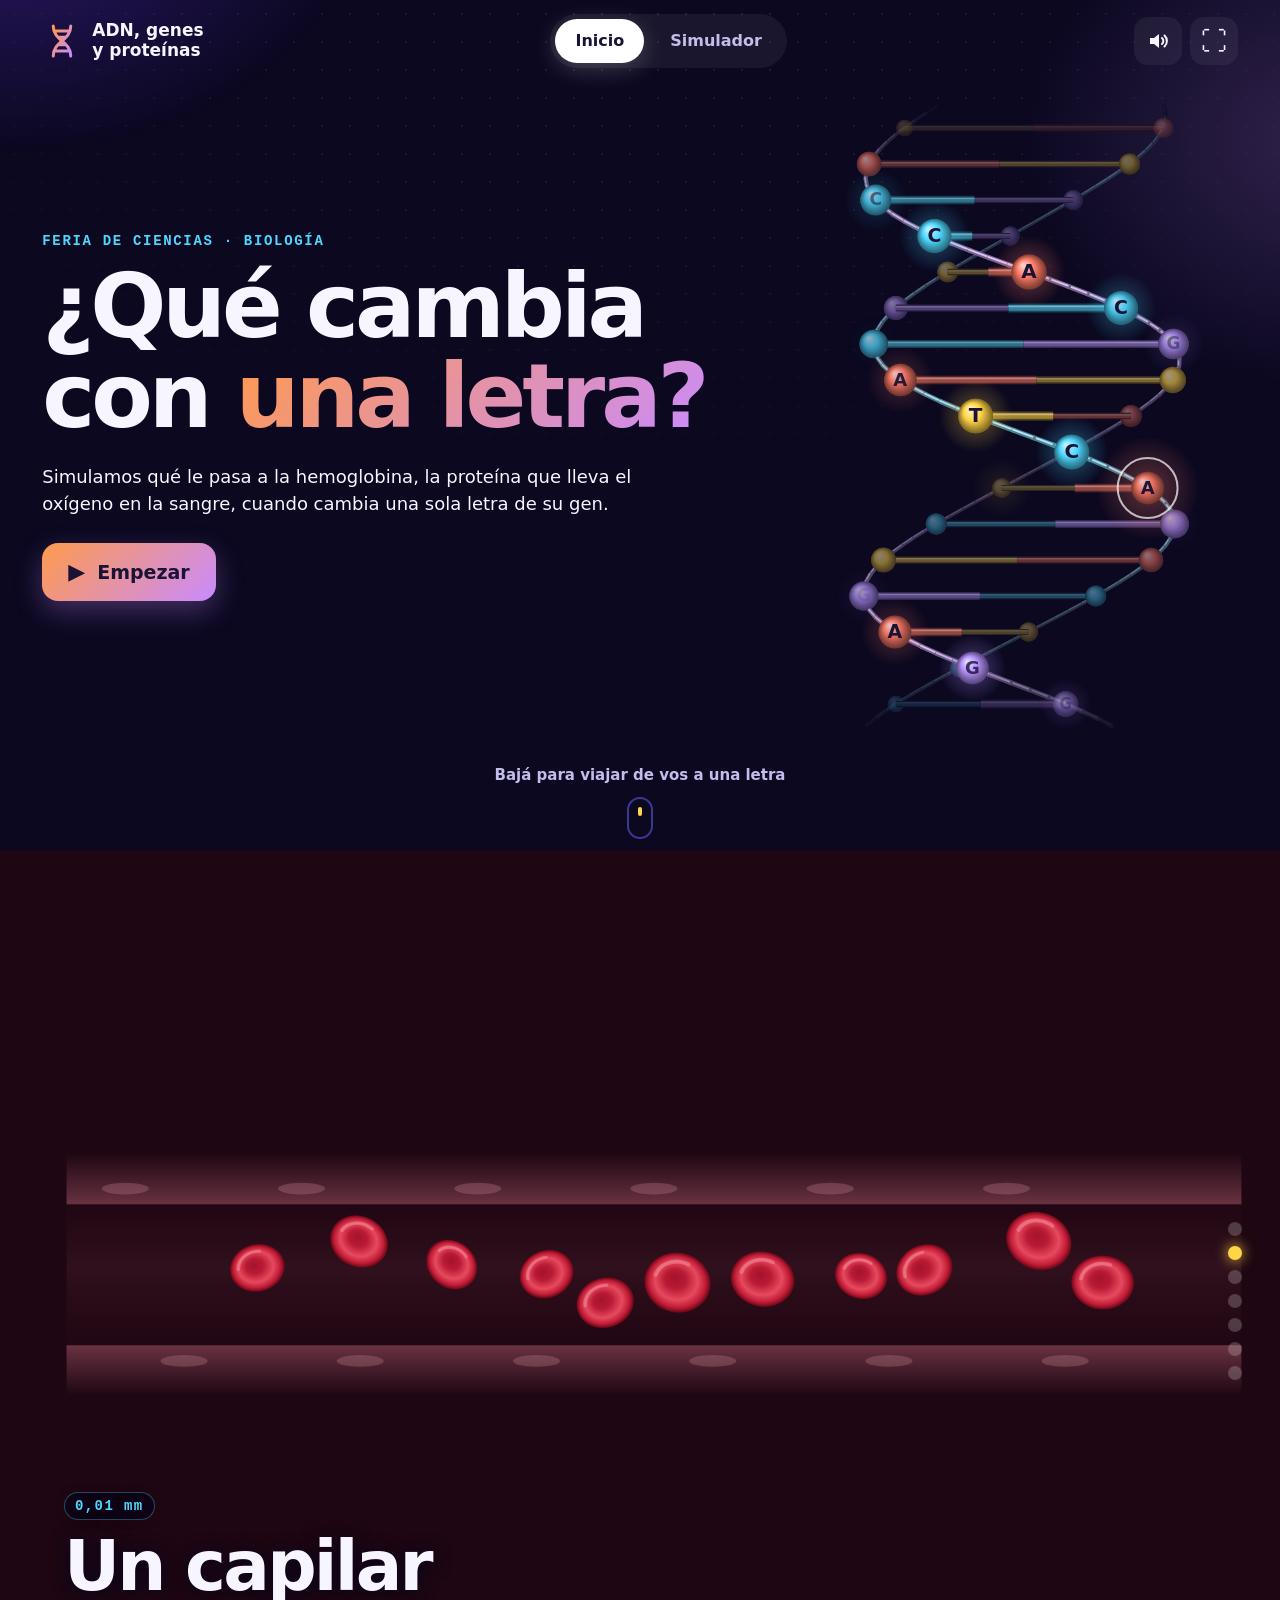
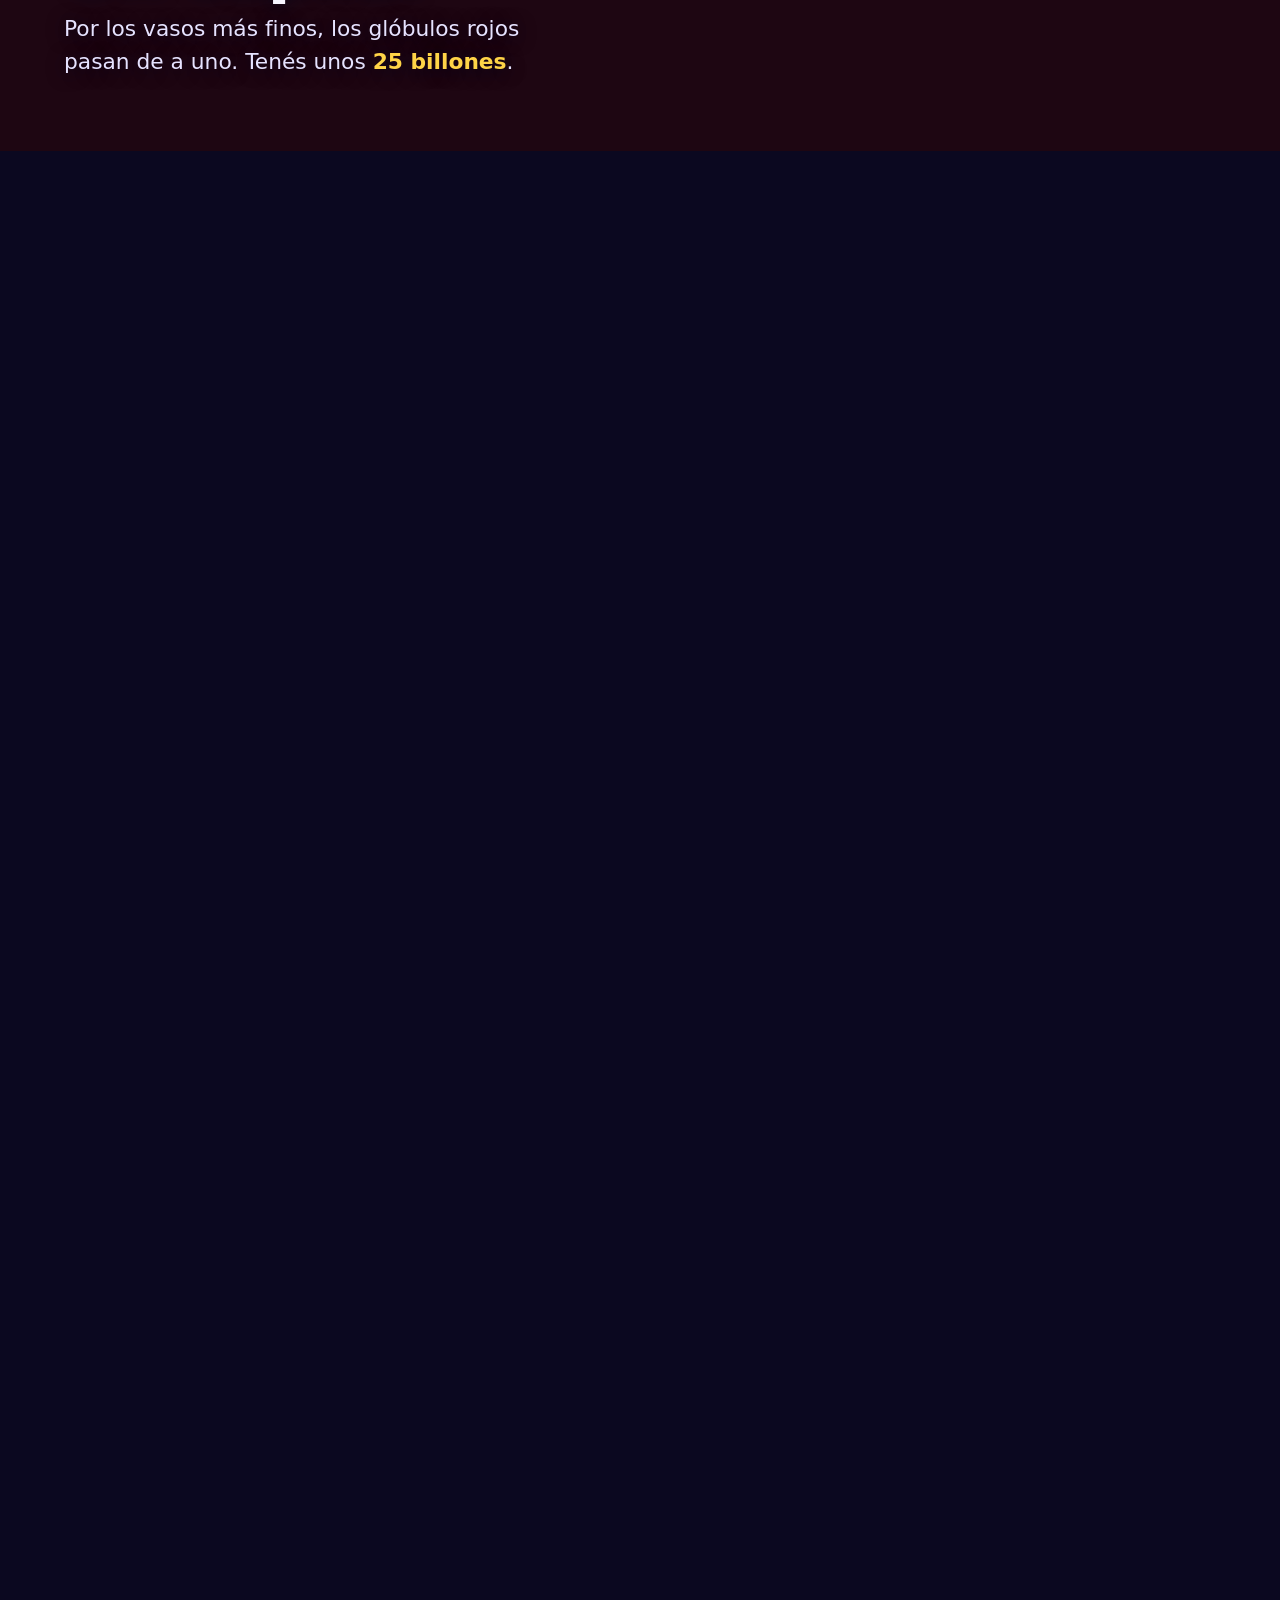
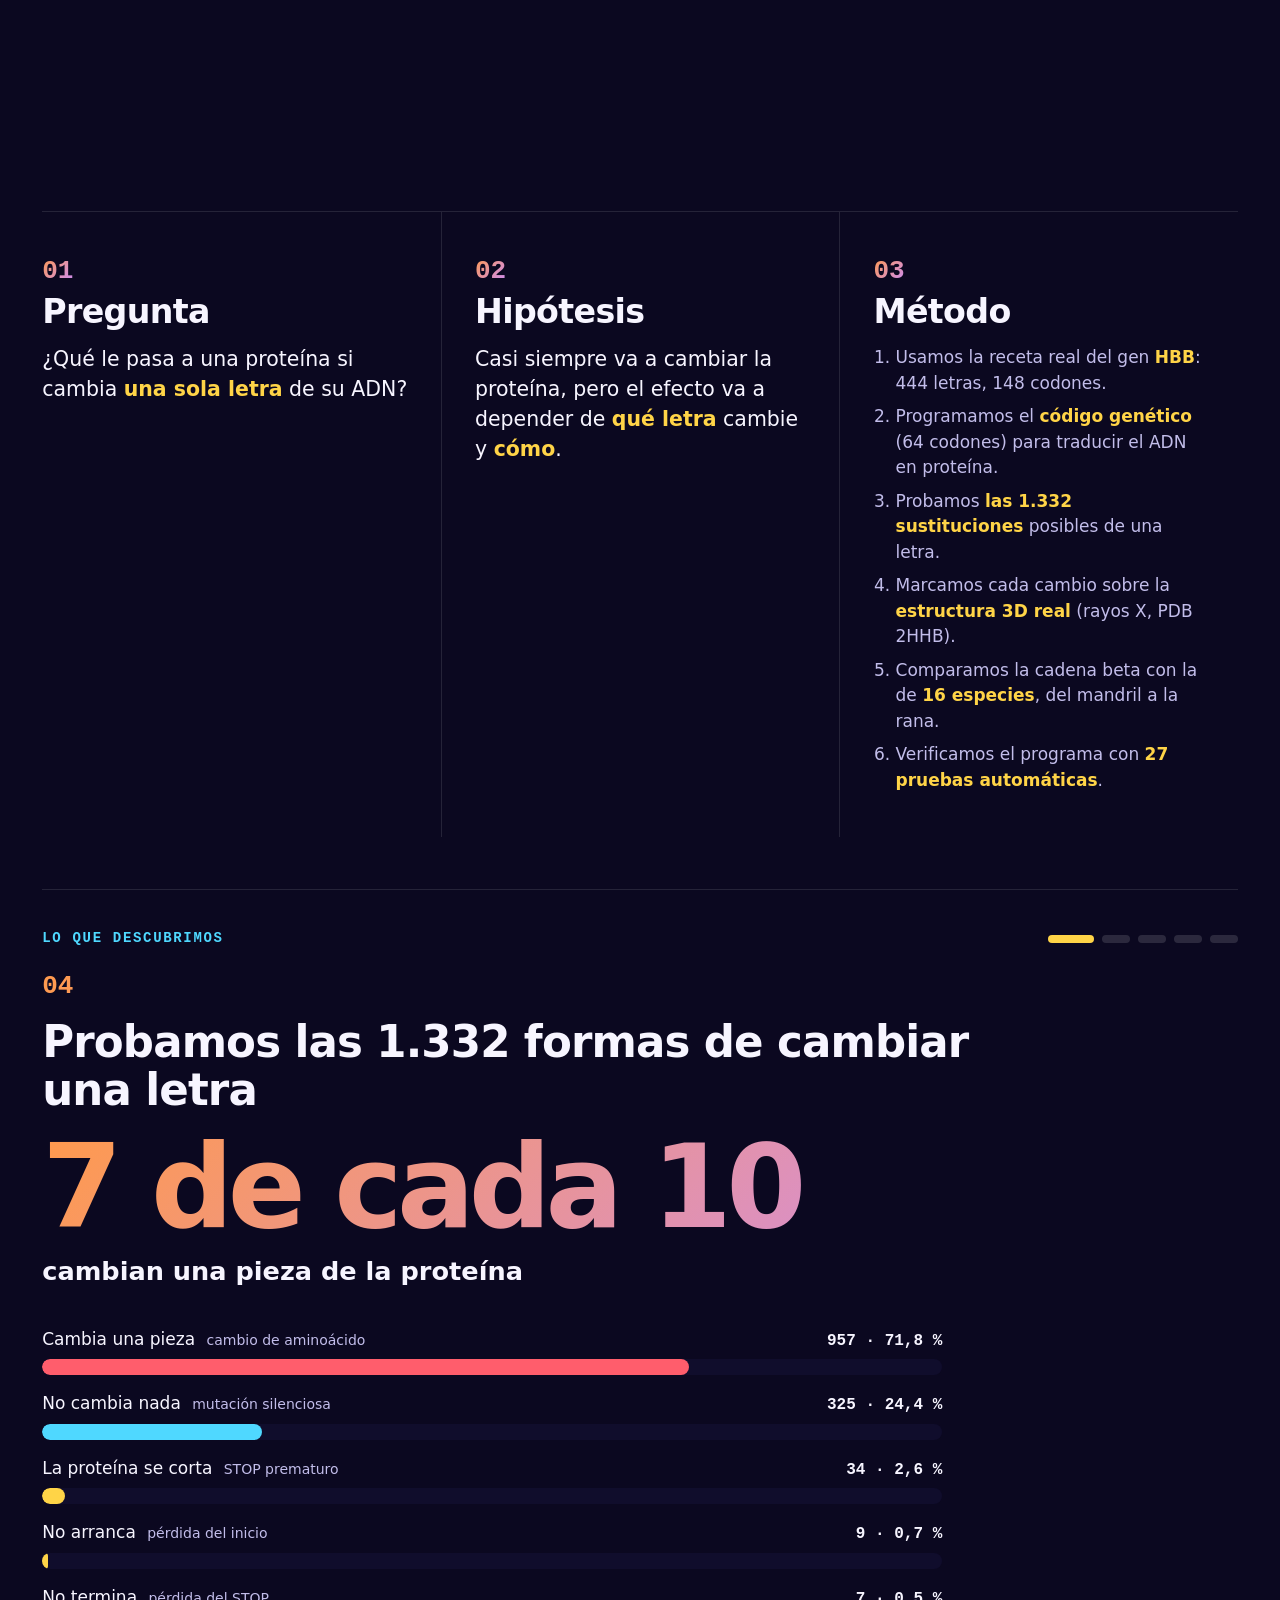
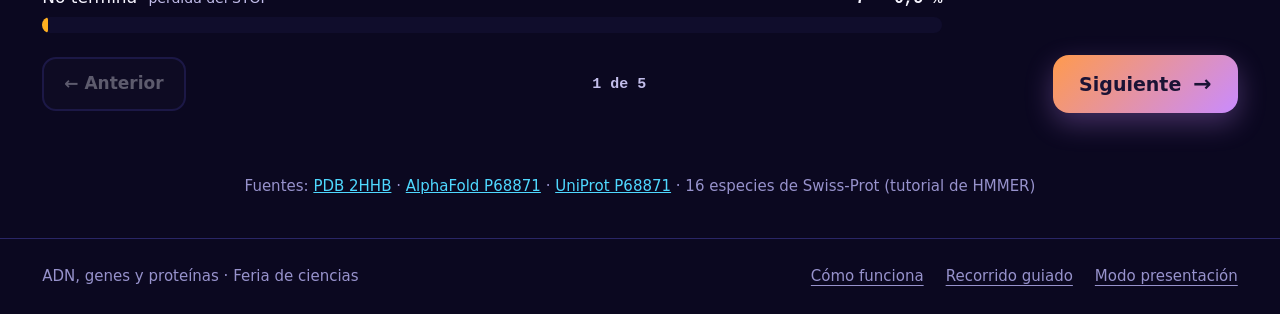
<file: index.html>
<!doctype html>
<html lang="es">
<head>
<meta charset="utf-8"><meta name="viewport" content="width=device-width,initial-scale=1">
<meta name="description" content="Explorá el ADN de la hemoglobina, creá una mutación y descubrí qué cambia en su proteína. Simulador educativo para una feria de ciencias.">
<meta name="theme-color" content="#0e0b24"><title>ADN, genes y proteínas · Laboratorio interactivo</title>
<link rel="icon" type="image/svg+xml" href="data:image/svg+xml,%3Csvg xmlns='http://www.w3.org/2000/svg' viewBox='0 0 32 32'%3E%3Crect width='32' height='32' rx='8' fill='%230e0b24'/%3E%3Cpath d='M9 5c0 11 14 11 14 22M23 5C23 16 9 16 9 27M10 8h12M11 24h10M13 13h6M13 19h6' stroke='%23dcb0ff' fill='none' stroke-width='2'/%3E%3C/svg%3E">
<link rel="manifest" href="manifest.webmanifest">
<link rel="apple-touch-icon" href="img/icono-192.png">
<link rel="stylesheet" href="css/estilos.css">
</head>
<body>
<a class="skip" href="#main">Saltar al contenido</a>
<header class="topbar">
  <a class="brand" href="#" aria-label="ADN, genes y proteínas, inicio"><svg class="brand-mark" viewBox="0 0 32 32" aria-hidden="true"><defs><linearGradient id="brand-gradient" x1="0" y1="0" x2="1" y2="1"><stop offset="0" stop-color="#ff9a4d"/><stop offset="1" stop-color="#c98bff"/></linearGradient></defs><path d="M9 4c0 12 14 12 14 24M23 4C23 16 9 16 9 28M10 8h12M11 24h10M13 13h6M13 19h6" stroke="url(#brand-gradient)" fill="none" stroke-width="2.4" stroke-linecap="round"/></svg><span>ADN, genes<br><b>y proteínas</b></span></a>
  <nav aria-label="Secciones"><button class="nav active" data-tab="proyecto" aria-current="page">Inicio</button><button class="nav" data-tab="lab">Simulador</button></nav>
  <div class="top-actions"><button id="sound-toggle" class="icon-button" aria-pressed="true" aria-label="Apagar el sonido" title="Sonido prendido"><svg viewBox="0 0 24 24" aria-hidden="true"><path d="M4 9h4l5-4v14l-5-4H4Z" fill="currentColor"/><path class="waves" d="M16 9a4 4 0 0 1 0 6M18.5 6.5a7.5 7.5 0 0 1 0 11" fill="none" stroke="currentColor" stroke-width="2" stroke-linecap="round"/><path class="slash" d="m16 9 6 6m0-6-6 6" fill="none" stroke="currentColor" stroke-width="2" stroke-linecap="round"/></svg></button><button id="fullscreen" class="icon-button" title="Pantalla completa" aria-label="Activar pantalla completa">⛶</button></div>
</header>
<main id="main">
<section id="tab-proyecto" class="tab-page poster">
  <div class="poster-hero home">
    <div class="poster-hero-text">
    <p class="eyebrow">FERIA DE CIENCIAS · BIOLOGÍA</p>
    <h1>¿Qué cambia con <em>una letra?</em></h1>
    <p>Simulamos qué le pasa a la hemoglobina, la proteína que lleva el oxígeno en la sangre, cuando cambia una sola letra de su gen.</p>
    <div class="poster-actions"><button class="primary start-journey" id="start-journey"><span aria-hidden="true">▶</span> Empezar</button></div>
    </div>
    <canvas id="helix" class="helix" aria-hidden="true"></canvas>
    <a class="scroll-cue" href="#journey"><span>Bajá para viajar de vos a una letra</span><i aria-hidden="true"></i></a>
  </div>
  <section class="journey" id="journey" aria-label="Viaje: de tu cuerpo a una letra del ADN">
    <div class="journey-sticky">
      <canvas id="journey-canvas" aria-hidden="true"></canvas>
      <ol class="journey-steps">
        <li class="journey-step active"><span class="journey-scale">1,7 m</span><b>Vos</b><p>Tu cuerpo tiene unos <em>37 billones</em> de células. Por adentro corre la sangre.</p></li>
        <li class="journey-step"><span class="journey-scale">0,01 mm</span><b>Un capilar</b><p>Por los vasos más finos, los glóbulos rojos pasan de a uno. Tenés unos <em>25 billones</em>.</p></li>
        <li class="journey-step"><span class="journey-scale">0,007 mm</span><b>Un glóbulo rojo</b><p>Cada uno lleva unas <em>270 millones</em> de moléculas de hemoglobina.</p></li>
        <li class="journey-step"><span class="journey-scale">5 nanómetros</span><b>Una hemoglobina</b><p>Cuatro cadenas: dos <em>alfa</em> (violeta) y dos <em>beta</em> (celeste). Los puntos dorados agarran el oxígeno. Dibujada con sus coordenadas reales.</p></li>
        <li class="journey-step"><span class="journey-scale">Cromosoma 11</span><b>La receta</b><p>¿De dónde sale la cadena beta? De una receta guardada en el <em>cromosoma 11</em>: el gen <em>HBB</em>.</p></li>
        <li class="journey-step"><span class="journey-scale">2 nanómetros</span><b>El gen HBB</b><p>Un tramo de ADN de <em>444 letras</em>, entre los 3.000 millones de letras de tu genoma.</p></li>
        <li class="journey-step"><span class="journey-scale">1 letra</span><b>La letra 20</b><p>Es una <em>A</em>. Si se convierte en <em>T</em>, la pieza 6 cambia y aparece la anemia falciforme.</p><div class="journey-cta"><button class="primary" data-tab="lab">Cambiala vos <span aria-hidden="true">→</span></button><button class="ghost" id="journey-tour">Ver los 3 casos reales</button></div></li>
      </ol>
      <div class="journey-dots" role="group" aria-label="Saltar a una parte del viaje"></div>
    </div>
  </section>
  <div class="poster-grid" id="poster-start">
    <article class="poster-card"><span class="lesson-number">01</span><h2>Pregunta</h2><p class="poster-big">¿Qué le pasa a una proteína si cambia <b>una sola letra</b> de su ADN?</p></article>
    <article class="poster-card"><span class="lesson-number">02</span><h2>Hipótesis</h2><p class="poster-big">Casi siempre va a cambiar la proteína, pero el efecto va a depender de <b>qué letra</b> cambie y <b>cómo</b>.</p></article>
    <article class="poster-card"><span class="lesson-number">03</span><h2>Método</h2><ol class="method-list">
      <li>Usamos la receta real del gen <b>HBB</b>: 444 letras, 148 codones.</li>
      <li>Programamos el <b>código genético</b> (64 codones) para traducir el ADN en proteína.</li>
      <li>Probamos <b>las 1.332 sustituciones</b> posibles de una letra.</li>
      <li>Marcamos cada cambio sobre la <b>estructura 3D real</b> (rayos X, PDB 2HHB).</li>
      <li>Comparamos la cadena beta con la de <b>16 especies</b>, del mandril a la rana.</li>
      <li>Verificamos el programa con <b>27 pruebas automáticas</b>.</li>
    </ol></article>
  </div>
  <section class="story" id="story" aria-label="Resultados paso a paso">
    <div class="story-top"><p class="eyebrow">LO QUE DESCUBRIMOS</p><div class="story-dots" id="story-dots" role="group" aria-label="Pasos"></div></div>
    <div class="story-steps" aria-live="polite">
      <article class="story-step" data-title="1.332 mutaciones">
        <span class="lesson-number">04</span><h2>Probamos las 1.332 formas de cambiar una letra</h2>
        <p class="poster-headline" id="survey-headline"></p>
        <div class="survey" id="survey"></div>
      </article>
      <article class="story-step" data-title="Casos reales">
        <span class="lesson-number">05</span><h2>Mismo codón, otra letra, otra enfermedad</h2>
        <div class="story-cases">
          <div><div class="case-codon"><span class="base g">G</span><span class="base t changed">T</span><span class="base g">G</span></div><b>Anemia falciforme</b><span>Codón 7 · cambia 1 pieza</span></div>
          <div><div class="case-codon"><span class="base a changed">A</span><span class="base a">A</span><span class="base g">G</span></div><b>Hemoglobina C</b><span>El mismo codón, otra letra</span></div>
          <div><div class="case-codon"><span class="base t changed">T</span><span class="base a">A</span><span class="base g">G</span></div><b>Beta-talasemia</b><span>Codón 40 · un STOP la corta</span></div>
        </div>
      </article>
      <article class="story-step" data-title="La evolución">
        <span class="lesson-number">06</span><h2>Comparamos 16 especies, del mandril a la rana. Las piezas que agarran el oxígeno…</h2>
        <div class="quiz" data-answer="menos">
          <div class="quiz-options"><button data-option="mas"><b>Cambian más</b>que las demás</button><button data-option="igual"><b>Cambian igual</b>que las demás</button><button data-option="menos"><b>Cambian menos</b>que las demás</button></div>
          <div class="quiz-reveal" hidden>
            <p class="quiz-verdict"></p>
            <div class="evo-result" id="evo-result"></div>
            <button class="ghost" data-evo-view>Verlo en 3D <span aria-hidden="true">→</span></button>
          </div>
        </div>
      </article>
      <article class="story-step" data-title="La pieza 6">
        <span class="lesson-number">07</span><h2>Sorpresa: la pieza 6</h2>
        <div class="six-chips" id="six-chips" aria-hidden="true"></div>
        <p class="story-lead" id="evo-six"></p>
      </article>
      <article class="story-step story-end" data-title="Conclusión">
        <span class="lesson-number">08</span><h2>Conclusión</h2>
        <p class="poster-big">Una letra puede <b>no cambiar nada</b>, <b>cambiar una pieza</b> o <b>cortar la proteína</b>. Depende de <b>dónde</b> cae y de <b>qué tipo</b> de cambio es.</p>
        <div class="story-final"><img src="img/qr-sitio.svg" alt="Código QR que abre la app en el celular"><div><button class="primary" data-tab="lab">Probalo vos <span aria-hidden="true">→</span></button><div class="stand-stats" id="stand-stats"></div></div></div>
        <p class="muted story-limits">Es una simulación educativa: no calcula cómo se pliega la proteína mutada y no sirve como diagnóstico.</p>
      </article>
    </div>
    <div class="story-nav"><button class="ghost" id="story-prev"><span aria-hidden="true">←</span> Anterior</button><span class="story-count" id="story-count"></span><button class="primary" id="story-next">Siguiente <span aria-hidden="true">→</span></button></div>
  </section>
  <p class="poster-sources">Fuentes: <a href="https://www.rcsb.org/structure/2HHB" target="_blank" rel="noreferrer">PDB 2HHB</a> · <a href="https://alphafold.ebi.ac.uk/entry/P68871" target="_blank" rel="noreferrer">AlphaFold P68871</a> · <a href="https://www.uniprot.org/uniprotkb/P68871/entry" target="_blank" rel="noreferrer">UniProt P68871</a> · 16 especies de Swiss-Prot (tutorial de HMMER)</p>
</section>
<section id="tab-lab" class="tab-page" hidden>
  <div class="hero lab-hero"><h1>Cambiá <em>una letra</em></h1></div>
  <section class="tour-bar" id="tour-bar" aria-label="Recorrido guiado" hidden>
    <div class="tour-progress" aria-hidden="true"><i id="tour-timer"></i></div>
    <div class="tour-body">
      <p class="tour-label" id="tour-label"></p>
      <p class="tour-text" id="tour-text" aria-live="polite"></p>
    </div>
    <div class="tour-controls">
      <button class="round-button" id="tour-prev" aria-label="Paso anterior">←</button>
      <button class="round-button" id="tour-pause" aria-label="Pausar">❚❚</button>
      <button class="round-button" id="tour-next" aria-label="Paso siguiente">→</button>
      <span class="tour-count" id="tour-count"></span>
      <button class="ghost tour-exit" id="tour-exit">Salir</button>
    </div>
    <div class="tour-end" id="tour-end" hidden><button class="primary" id="tour-try">Probarlo vos <span aria-hidden="true">→</span></button><button class="ghost" id="tour-project">Volver al proyecto</button><button class="ghost" id="tour-replay"><span aria-hidden="true">↺</span> Repetir</button><span class="tour-qr"><img src="img/qr-sitio.svg" alt="Código QR que abre la app en el celular"> Escaneá y probalo en tu celular</span></div>
  </section>
  <div class="workspace" id="experiment">
    <div class="stage">
      <section class="panel dna-panel" aria-labelledby="dna-heading">
        <div class="panel-head"><h2 id="dna-heading" tabindex="-1">1 · Tocá una letra del ADN</h2><div class="quick"><button id="mission"><span class="shortcut-icon target" aria-hidden="true">◎</span>Casos reales</button></div></div>
        <div class="codon-strip" id="codons" role="group" aria-label="Secuencia de ADN, seleccioná una letra"></div>
        <div class="gene-nav"><button id="previous" class="round-button" aria-label="Ver letras anteriores">←</button><span class="range-label" id="region-label">Codones 1–4 de 148</span><button id="next" class="round-button" aria-label="Ver letras siguientes">→</button></div>
        <div class="tool" id="tool"></div>
      </section>
      <section class="panel result-panel" aria-labelledby="result-heading">
        <div class="result-head"><h2 id="result-heading">2 · Qué le pasó a la proteína</h2></div>
        <div id="result" aria-live="polite"></div>
      </section>
    </div>
    <aside class="protein-panel">
      <div class="protein-header"><h2>3 · Dónde cayó el cambio</h2><p>Arrastrala para girarla.</p></div>
      <div class="canvas-wrap"><canvas id="protein" tabindex="0" aria-label="Modelo 3D de hemoglobina. Arrastrá o usá las flechas para girar; más y menos para acercar."></canvas></div>
      <p class="viewer-overlay" id="viewer-overlay">La hemoglobina ayuda a llevar oxígeno por tu cuerpo.</p>
      <p class="science-note">Es la proteína normal: el color solo marca dónde cayó tu cambio.</p>
    </aside>
  </div>
  <section class="consequences" id="consequences" aria-labelledby="cons-heading">
    <div class="cons-head"><h2 id="cons-heading">4 · Lo que pasa después</h2></div>
    <div class="cons-tabs" role="tablist" aria-label="Qué mirar">
      <button class="cons-tab active" role="tab" id="cons-tab-factory" aria-controls="cons-factory" aria-selected="true" data-view="factory"><span class="cons-icon factory" aria-hidden="true"></span>La fábrica</button>
      <button class="cons-tab" role="tab" id="cons-tab-blood" aria-controls="cons-blood" aria-selected="false" tabindex="-1" data-view="blood"><span class="cons-icon blood" aria-hidden="true"></span>En la sangre</button>
    </div>
    <article class="cons-card" role="tabpanel" id="cons-factory" aria-labelledby="cons-tab-factory" data-view="factory">
      <div class="cons-canvas"><canvas id="factory" role="img" aria-label="Animación del ribosoma leyendo el ARN"></canvas><button class="cons-replay" id="factory-play" aria-label="Fabricar de nuevo" title="Fabricar de nuevo">↺</button></div>
      <p class="cons-caption" id="factory-caption" aria-live="polite">El ribosoma lee el ARN de a tres letras. Por cada codón llega una pieza y la cadena crece.</p>
      <div class="cons-actions"><button class="primary" id="factory-next" hidden>Seguir fabricando <span aria-hidden="true">▶</span></button></div>
    </article>
    <article class="cons-card" role="tabpanel" id="cons-blood" aria-labelledby="cons-tab-blood" data-view="blood" hidden>
      <div class="cons-canvas"><canvas id="blood" role="img" aria-label="Glóbulos rojos pasando por un vaso sanguíneo"></canvas></div>
      <p class="cons-caption" id="blood-caption" aria-live="polite"></p>
      <div class="cons-actions">
        <div class="segmented" role="group" aria-label="Copias de la mutación"><button data-copies="1" aria-pressed="false">1 copia</button><button data-copies="2" aria-pressed="true" class="active">2 copias</button></div>
        <label class="challenge"><input type="checkbox" id="blood-low"> <span><b>Poco oxígeno</b></span></label>
      </div>
    </article>
  </section>
  <p class="disclaimer">Una simulación educativa con una secuencia pública. No es un diagnóstico.</p>
</section>
<section id="tab-learn" class="tab-page reading-page" hidden><p class="eyebrow">CUATRO IDEAS PARA EMPEZAR</p><h1>De cuatro letras a una proteína.</h1><div class="learning-grid">
  <article><span class="lesson-number">01</span><h2>¿Qué es el ADN?</h2><p>Es una molécula que guarda instrucciones de los seres vivos. Usa cuatro letras: A, T, C y G. En su doble hélice, A se une con T y C con G.</p><div class="pair-demo"><span class="base a">A</span><i>···</i><span class="base t">T</span><span class="base c">C</span><i>···</i><span class="base g">G</span></div><p>Un gen es un tramo de ADN. Algunos genes contienen la receta para fabricar una proteína.</p></article>
  <article><span class="lesson-number">02</span><h2>¿Cómo se lee?</h2><p>La célula hace una copia de trabajo, el ARN. El ribosoma lee esa copia de tres en tres. Cada grupo, llamado <b>codón</b>, indica un aminoácido o una señal de parada.</p><div class="recipe"><span>ADN <b>ATG GAA TTT TGA</b></span><span>ARN <b>AUG GAA UUU UGA</b></span><span>Piezas <b>Met · Glu · Phe · STOP</b></span></div></article>
  <article><span class="lesson-number">03</span><h2>¿Qué es una proteína?</h2><p>Es una cadena de aminoácidos que se pliega. Su estructura ayuda a determinar su función. Las proteínas transportan sustancias, construyen tejidos y participan en las defensas del cuerpo.</p><p>La hemoglobina lleva oxígeno en la sangre. Tiene cuatro cadenas: dos alfa y dos beta. Acá exploramos la receta de la cadena beta.</p></article>
  <article><span class="lesson-number">04</span><h2>¿Qué es una mutación?</h2><p>Es un cambio en las letras del ADN. Se puede cambiar, quitar o agregar una letra. Mirá qué pasa con una frase que se lee de a tres letras:</p><div class="recipe"><span>Original <b>LUZ SOL MAR PAN</b></span><span>Cambio <b>LUZ SAL MAR PAN</b></span><span>Sin la S <b>LUZ OLM ARP AN</b></span></div><p>Cambiar una letra afecta solo a una palabra. Quitar o agregar una letra corre todos los grupos que siguen, y el resto de la frase pierde sentido.</p></article>
</div><details><summary>Para docentes: qué simplifica este simulador</summary><p>Usamos la secuencia codificante de HBB: 444 bases y 148 codones, incluido el STOP. Se traduce en 147 aminoácidos; la metionina inicial se retira de la proteína normal y quedan 146 piezas. Por eso, la pieza 6 corresponde al codón 7.</p><p>El modelo traduce desde el inicio de la secuencia hasta el primer STOP. Si se pierde ATG, considera que no se fabrica la proteína por esa vía. Si se pierde el STOP final, no puede calcular la longitud completa porque no incluye el ADN posterior.</p><p>Una mutación silenciosa conserva la secuencia de aminoácidos; eso no demuestra que no tenga otros efectos celulares. Las inserciones y eliminaciones de una base se agrupan como cambio de marco, incluso cuando también afectan al inicio o al STOP.</p><p>La categoría del juego «Se desordena lo que sigue» reúne dos efectos distintos: cambio de marco y pérdida del STOP. La explicación del resultado identifica cuál ocurrió.</p><p>Las piezas ausentes y cambiadas se marcan sobre la estructura original. No calculamos la estructura ni la función de una proteína mutada.</p></details>
<details><summary>Para docentes: modelos 3D y fuentes</summary><p>La estructura experimental <a href="https://www.rcsb.org/structure/2HHB" target="_blank" rel="noreferrer">PDB 2HHB</a> fue determinada por Fermi y colaboradores mediante rayos X (1984). Mostramos sus carbonos alfa y el hierro de sus cuatro grupos hemo.</p><p>El modelo <a href="https://alphafold.ebi.ac.uk/entry/P68871" target="_blank" rel="noreferrer">AlphaFold P68871, versión 6</a> predice la estructura de la cadena beta normal. Su pLDDT expresa la confianza de la predicción por aminoácido, no la gravedad de una mutación. Datos de AlphaFold DB bajo CC BY 4.0.</p><p>Secuencia proteica de referencia: <a href="https://www.uniprot.org/uniprotkb/P68871/entry" target="_blank" rel="noreferrer">UniProt P68871</a>. La secuencia codificante es la proporcionada en el documento del proyecto y se comprueba que traduce exactamente a esta proteína.</p></details>
<button class="primary" data-return-lab>Volver al simulador</button></section>
</main>
<footer><span>ADN, genes y proteínas · Feria de ciencias</span><nav class="footer-links" aria-label="Más"><button class="footer-link" data-tab="learn">Cómo funciona</button><button class="footer-link" id="start-tour">Recorrido guiado</button><a class="footer-link" href="presentacion.html" target="_blank" rel="noopener">Modo presentación</a></nav></footer>
<div class="toast" id="toast" role="status" hidden></div>
<dialog id="mission-dialog" aria-labelledby="mission-heading"><button class="dialog-close" aria-label="Cerrar" id="close-mission">×</button><p class="eyebrow">MISIÓN / UNA LETRA PUEDE CAMBIARLO TODO</p><h2 id="mission-heading">Elegí un caso real.</h2><div class="case-picker" role="group" aria-label="Casos reales"><button data-case="sickle" class="active" aria-pressed="true"><b>Anemia falciforme</b>Glu6Val</button><button data-case="hbc" aria-pressed="false"><b>Hemoglobina C</b>Glu6Lys</button><button data-case="thal" aria-pressed="false"><b>Beta-talasemia</b>Gln39Stop</button></div><div id="case-detail" aria-live="polite"></div><p class="muted">Son casos históricos, sin relación con las personas que visitan el stand.</p><button class="primary" id="start-mission">Ir al codón 7</button></dialog>
<script src="js/datos-modelos.js"></script>
<script src="js/datos-especies.js"></script>
<script src="js/genetica.js"></script>
<script src="js/evolucion.js"></script>
<script src="js/sonido.js"></script>
<script src="js/helice.js"></script>
<script src="js/visor-3d.js"></script>
<script src="js/app.js"></script>
<script src="js/viaje.js"></script>
<script src="js/fabrica.js"></script>
<script src="js/sangre.js"></script>
<script src="js/consecuencias.js"></script>
<script src="js/experimento-evolucion.js"></script>
<script src="js/historia.js"></script>
</body></html>
</file>
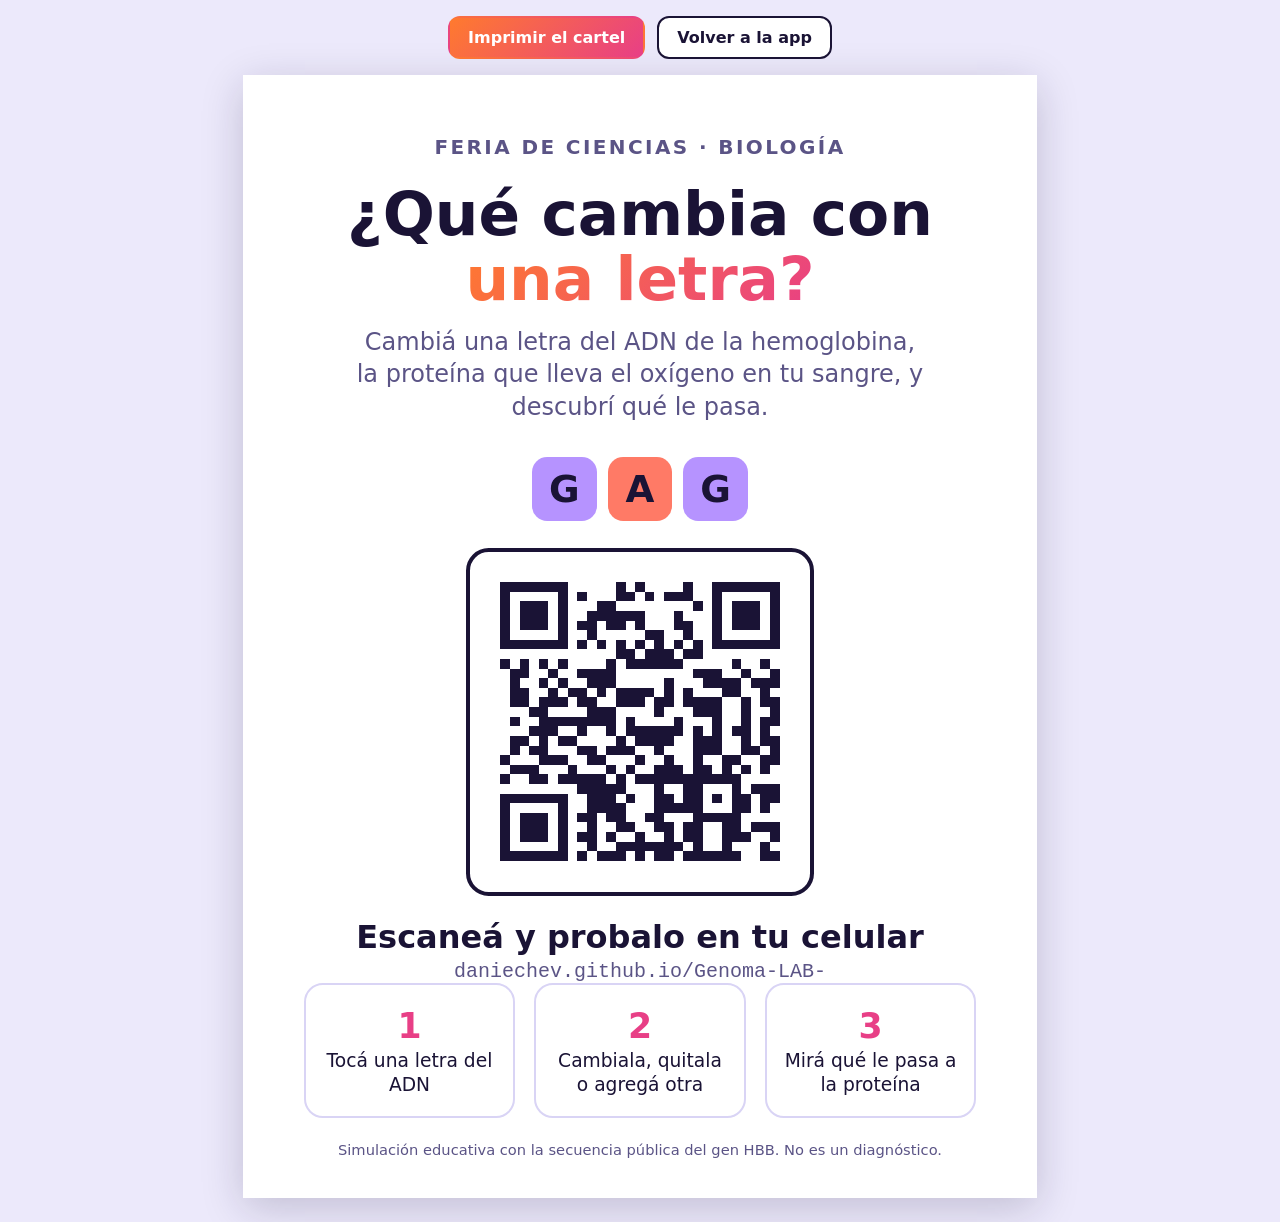
<file: cartel.html>
<!doctype html>
<html lang="es">
<head>
<meta charset="utf-8"><meta name="viewport" content="width=device-width,initial-scale=1">
<title>Cartel del stand · ¿Qué cambia con una letra?</title>
<style>
  :root {
    --ink: #1a1335;
    --muted: #5b5486;
    --line: #d9d4f5;
    --orange: #ff7a2e;
    --pink: #e83f86;
    --A: #ff7a66;
    --T: #ffd447;
    --C: #4fd8ff;
    --G: #b693ff;
  }
  @page {
    size: A4 portrait;
    margin: 0;
  }
  * {
    box-sizing: border-box;
  }
  body {
    margin: 0;
    background: #ece9fb;
    color: var(--ink);
    font-family: 'Segoe UI Variable Text', Aptos, 'Segoe UI', system-ui, sans-serif;
  }
  .toolbar {
    display: flex;
    justify-content: center;
    gap: 12px;
    padding: 16px;
  }
  .toolbar button,
  .toolbar a {
    font: inherit;
    font-weight: 700;
    border-radius: 12px;
    padding: 10px 18px;
    border: 2px solid var(--ink);
    background: #fff;
    color: var(--ink);
    text-decoration: none;
    cursor: pointer;
  }
  .toolbar button {
    background: linear-gradient(135deg, var(--orange), var(--pink));
    border-color: transparent;
    color: #fff;
  }
  .sheet {
    width: 210mm;
    height: 297mm;
    margin: 0 auto 24px;
    padding: 16mm 16mm 12mm;
    background: #fff;
    display: flex;
    flex-direction: column;
    align-items: center;
    text-align: center;
    box-shadow: 0 10px 40px #1a133533;
  }
  .eyebrow {
    margin: 0;
    font-size: 15pt;
    font-weight: 800;
    letter-spacing: 0.12em;
    color: var(--muted);
  }
  h1 {
    margin: 6mm 0 4mm;
    font-size: 46pt;
    line-height: 1.05;
  }
  h1 em {
    font-style: normal;
    background: linear-gradient(135deg, var(--orange), var(--pink));
    -webkit-background-clip: text;
    background-clip: text;
    color: transparent;
  }
  .lead {
    margin: 0;
    max-width: 150mm;
    font-size: 18pt;
    line-height: 1.35;
    color: var(--muted);
  }
  .letters {
    display: flex;
    gap: 3mm;
    margin: 9mm 0 7mm;
  }
  .letters span {
    width: 17mm;
    height: 17mm;
    border-radius: 4mm;
    display: grid;
    place-items: center;
    font-size: 28pt;
    font-weight: 800;
  }
  .qr {
    width: 92mm;
    height: 92mm;
    padding: 3mm;
    border: 1.2mm solid var(--ink);
    border-radius: 6mm;
  }
  .qr img {
    display: block;
    width: 100%;
    height: 100%;
  }
  .scan {
    margin: 6mm 0 1mm;
    font-size: 24pt;
    font-weight: 800;
  }
  .url {
    margin: 0;
    font-size: 15pt;
    color: var(--muted);
    font-family: 'Cascadia Mono', Consolas, monospace;
  }
  .steps {
    display: grid;
    grid-template-columns: repeat(3, 1fr);
    gap: 5mm;
    width: 100%;
    margin: auto 0 6mm;
    padding: 0;
    list-style: none;
  }
  .steps li {
    border: 0.6mm solid var(--line);
    border-radius: 5mm;
    padding: 5mm 4mm;
    font-size: 14pt;
    line-height: 1.3;
  }
  .steps b {
    display: block;
    font-size: 26pt;
    color: var(--pink);
  }
  .note {
    margin: 0;
    font-size: 11pt;
    color: var(--muted);
  }
  @media print {
    body {
      background: #fff;
    }
    .toolbar {
      display: none;
    }
    .sheet {
      margin: 0;
      box-shadow: none;
    }
  }
  @media screen and (max-width: 820px) {
    .sheet {
      width: auto;
      height: auto;
      min-height: 100vh;
      margin: 0 0 16px;
      padding: 32px 16px;
    }
    h1 {
      font-size: 36px;
    }
    .lead {
      font-size: 18px;
    }
    .qr {
      width: min(80vw, 320px);
      height: min(80vw, 320px);
    }
    .steps {
      grid-template-columns: 1fr;
      margin-top: 24px;
    }
  }
</style>
</head>
<body>
<div class="toolbar"><button type="button" onclick="window.print()">Imprimir el cartel</button><a href="index.html">Volver a la app</a></div>
<main class="sheet">
  <p class="eyebrow">FERIA DE CIENCIAS · BIOLOGÍA</p>
  <h1>¿Qué cambia con<br><em>una letra?</em></h1>
  <p class="lead">Cambiá una letra del ADN de la hemoglobina, la proteína que lleva el oxígeno en tu sangre, y descubrí qué le pasa.</p>
  <div class="letters" aria-hidden="true"><span style="background:var(--G)">G</span><span style="background:var(--A)">A</span><span style="background:var(--G)">G</span></div>
  <div class="qr"><img src="img/qr-sitio.svg" alt="Código QR que abre daniechev.github.io/Genoma-LAB-"></div>
  <p class="scan">Escaneá y probalo en tu celular</p>
  <p class="url">daniechev.github.io/Genoma-LAB-</p>
  <ol class="steps">
    <li><b>1</b>Tocá una letra del ADN</li>
    <li><b>2</b>Cambiala, quitala o agregá otra</li>
    <li><b>3</b>Mirá qué le pasa a la proteína</li>
  </ol>
  <p class="note">Simulación educativa con la secuencia pública del gen HBB. No es un diagnóstico.</p>
</main>
</body>
</html>
</file>
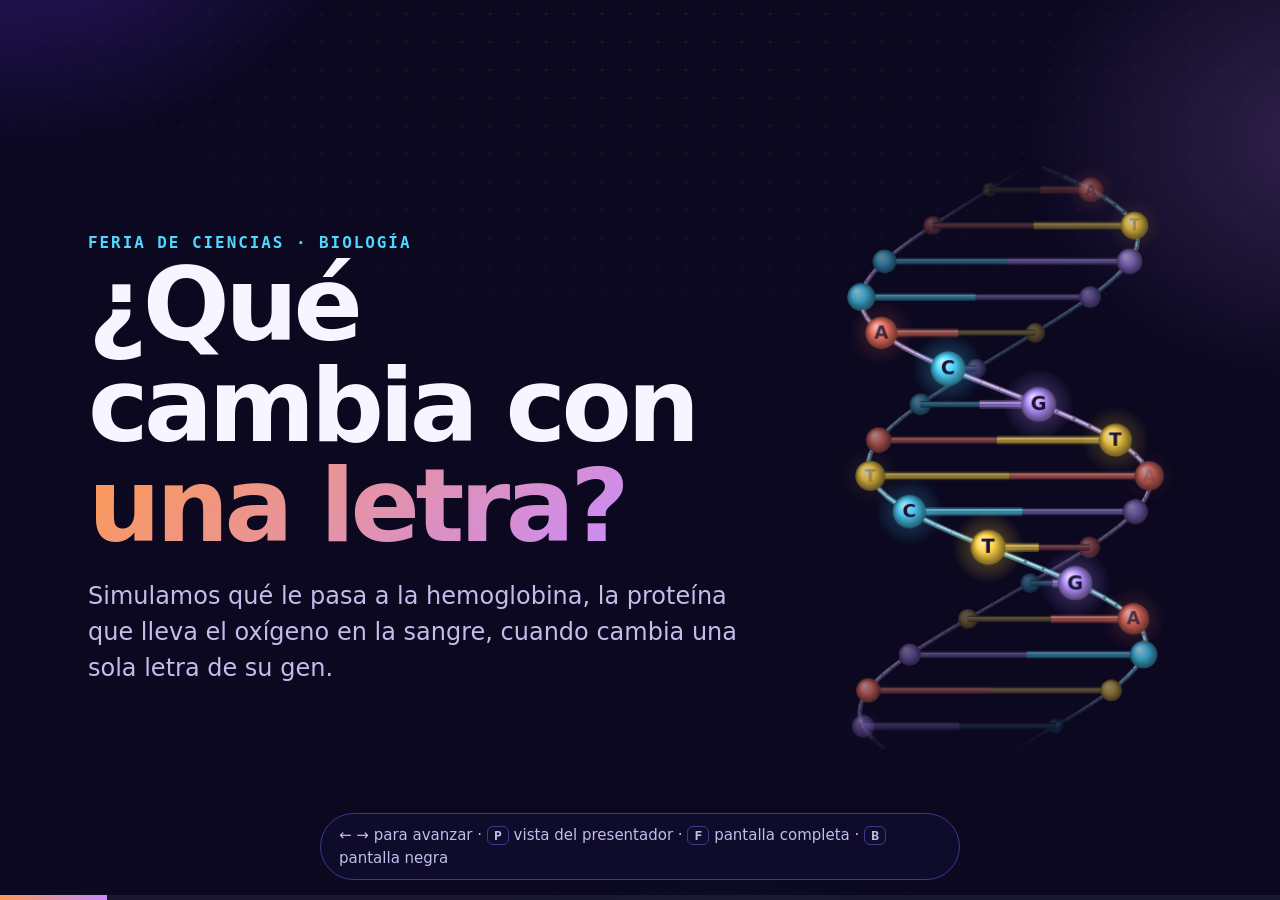
<file: presentacion.html>
<!doctype html>
<html lang="es">
<head>
<meta charset="utf-8"><meta name="viewport" content="width=device-width,initial-scale=1">
<meta name="theme-color" content="#0e0b24"><title>¿Qué cambia con una letra? · Presentación</title>
<link rel="icon" type="image/svg+xml" href="img/icono.svg">
<link rel="stylesheet" href="css/estilos.css">
<link rel="stylesheet" href="css/presentacion.css">
</head>
<body class="deck">
<!-- Vista del público: una diapositiva por vez. Con ?presentador se ve la vista del presentador. -->
<div class="presenter-bar" id="presenter-bar" hidden>
  <div class="presenter-time"><b id="p-elapsed">00:00</b><span>transcurrido</span></div>
  <div class="presenter-time"><b id="p-clock">--:--</b><span>hora</span></div>
  <div class="presenter-count" id="p-count"></div>
  <div class="presenter-buttons"><button class="ghost" id="p-reset">Reiniciar cronómetro</button><button class="ghost" id="p-prev" aria-label="Diapositiva anterior">←</button><button class="primary" id="p-next" aria-label="Diapositiva siguiente">→</button></div>
</div>
<main class="viewport" id="viewport">
<div class="stage" id="stage">

<section class="slide title-slide" data-title="Portada">
  <div class="title-text"><p class="eyebrow">FERIA DE CIENCIAS · BIOLOGÍA</p><h1>¿Qué cambia con <em>una letra?</em></h1><p>Simulamos qué le pasa a la hemoglobina, la proteína que lleva el oxígeno en la sangre, cuando cambia una sola letra de su gen.</p></div>
  <canvas id="helix" class="helix" aria-hidden="true"></canvas>
  <aside class="notes">Saludo. «¿Sabían que cambiar una sola letra de su ADN puede causar una enfermedad? Y que otra letra, en el mismo lugar, puede no hacer nada?» Presentarse en una frase.</aside>
</section>

<section class="slide" data-title="El ADN es una receta">
  <p class="eyebrow">01 · LA IDEA</p><h2>El ADN es una <em>receta</em> escrita con 4 letras</h2>
  <div class="big-bases"><span class="base a">A</span><span class="base t">T</span><span class="base c">C</span><span class="base g">G</span></div>
  <p class="slide-lead">La receta de la <b>hemoglobina</b> (gen <i>HBB</i>) tiene <b>444 letras</b>. La célula la lee de a tres: cada grupo, el <b>codón</b>, indica una pieza de la proteína.</p>
  <div class="read-demo"><div><span class="base a">A</span><span class="base t">T</span><span class="base g">G</span><b>Met</b></div><div><span class="base g">G</span><span class="base t">T</span><span class="base g">G</span><b>Val</b></div><div><span class="base c">C</span><span class="base a">A</span><span class="base t">T</span><b>His</b></div><div><span class="base c">C</span><span class="base t">T</span><span class="base g">G</span><b>Leu</b></div><i>…</i></div>
  <aside class="notes">Analogía: el ADN es un libro de recetas con solo cuatro letras. Cada palabra tiene tres letras (el codón) y le dice a la célula qué pieza poner. La proteína es un collar de 146 cuentas.</aside>
</section>

<section class="slide two-col" data-title="Pregunta e hipótesis">
  <div><p class="eyebrow">02 · PREGUNTA</p><h2>¿Qué le pasa a una proteína si cambia <em>una sola letra</em> de su ADN?</h2></div>
  <div><p class="eyebrow">03 · HIPÓTESIS</p><p class="slide-big">Casi siempre va a cambiar la proteína, pero el efecto va a depender de <b>qué letra</b> cambie y <b>cómo</b>.</p></div>
  <aside class="notes">Leer la pregunta en voz alta. La hipótesis tiene dos partes: casi siempre cambia, y el efecto depende del lugar y del tipo de cambio. Las dos se ponen a prueba.</aside>
</section>

<section class="slide" data-title="Método">
  <p class="eyebrow">04 · MÉTODO</p><h2>Cómo lo probamos</h2>
  <ol class="slide-steps">
    <li><b>La receta real</b> del gen HBB: 444 letras, 148 codones.</li>
    <li><b>El código genético</b> programado: los 64 codones.</li>
    <li><b>Las 1.332 sustituciones</b> posibles, una por una.</li>
    <li><b>La estructura 3D real</b> de la hemoglobina (rayos X, PDB 2HHB).</li>
    <li><b>16 especies</b> comparadas, del mandril a la rana.</li>
    <li><b><span id="test-count">27</span> pruebas automáticas</b> para verificar el programa.</li>
  </ol>
  <aside class="notes">Destacar que todo es real: la secuencia de UniProt, la estructura medida con rayos X y las secuencias de otras especies. El programa se verifica con pruebas automáticas: una comprueba que el gen normal da exactamente la proteína publicada.</aside>
</section>

<section class="slide" data-title="Resultado 1">
  <p class="eyebrow">05 · RESULTADO</p><h2>De las 1.332 formas de cambiar una letra…</h2>
  <div class="slide-survey" id="slide-survey"></div>
  <aside class="notes">Unas 7 de cada 10 cambian una pieza; 1 de cada 4 no cambia nada; muy pocas cortan la proteína. Se confirma la primera parte de la hipótesis: casi siempre cambia algo.</aside>
</section>

<section class="slide" data-title="El mapa de las mutaciones">
  <p class="eyebrow">05 · RESULTADO</p><h2>El mapa: <em>dónde</em> cae el cambio importa</h2>
  <div class="heatmap" id="heatmap" data-stretch="2.4"><canvas id="heatmap-canvas" role="img" aria-label="Mapa de las 1.332 sustituciones"></canvas><div class="heatmap-tip" id="heatmap-tip" hidden></div></div>
  <div class="insights" id="insights"></div>
  <aside class="notes">Cada cuadradito es un cambio. La franja celeste de abajo es la tercera letra de cada codón: 7 de cada 10 de esos cambios no hacen nada. La segunda letra casi nunca perdona. Eso confirma la segunda parte: depende de qué letra cambie.</aside>
</section>

<section class="slide" data-title="Tres casos reales">
  <p class="eyebrow">06 · CASOS REALES</p><h2>Mismo codón, otra letra, otra enfermedad</h2>
  <div class="cases-grid">
    <div class="case"><div class="case-codon"><span class="base g">G</span><span class="base t changed">T</span><span class="base g">G</span></div><b>Anemia falciforme</b><span>Codón 7 · Glu6Val · cambia 1 pieza de 146</span></div>
    <div class="case"><div class="case-codon"><span class="base a changed">A</span><span class="base a">A</span><span class="base g">G</span></div><b>Hemoglobina C</b><span>Codón 7 · Glu6Lys · otra letra del mismo codón</span></div>
    <div class="case"><div class="case-codon"><span class="base t changed">T</span><span class="base a">A</span><span class="base g">G</span></div><b>Beta-talasemia</b><span>Codón 40 · CAG → TAG · STOP: quedan 38 piezas</span></div>
  </div>
  <aside class="notes">En el mismo codón 7, cambiar la A del medio por T da anemia falciforme; cambiar la G del principio por A da hemoglobina C. Un STOP en el codón 40 corta la cadena: beta-talasemia. Si preguntan por qué pieza 6 y codón 7: la primera metionina se quita.</aside>
</section>

<section class="slide" data-title="Segundo experimento">
  <p class="eyebrow">07 · SEGUNDO EXPERIMENTO</p><h2>¿Qué piezas no cambió nunca la evolución?</h2>
  <div class="evo-result" id="evo-result"></div>
  <div class="evo-strip" id="evo-strip" role="img" aria-label="Conservación de cada pieza en 16 especies"></div>
  <aside class="notes">Hipótesis: las piezas que nunca cambiaron son las que hacen el trabajo. Comparamos con 16 especies y medimos en la estructura 3D la distancia al hierro del hemo. Cerca del hemo, casi 6 de cada 10 piezas son iguales en todas; lejos, 2 de cada 10. La evolución ya hizo el experimento.</aside>
</section>

<section class="slide two-col" data-title="El reloj molecular">
  <div><p class="eyebrow">07 · SEGUNDO EXPERIMENTO</p><h2>El reloj molecular</h2><svg id="evo-clock" class="evo-clock" role="img" aria-label="Piezas distintas según el parentesco"></svg></div>
  <div class="evo-six"><h3>¿Y la pieza 6?</h3><p id="evo-six"></p></div>
  <aside class="notes">Cuanto más lejano el parentesco, más piezas distintas: casi como un reloj. Y la sorpresa: la pieza 6 sí cambia en tres especies, pero ninguna tiene valina. No importa solo dónde cae el cambio: también qué pieza llega.</aside>
</section>

<section class="slide demo-slide" data-title="Demostración">
  <p class="eyebrow">08 · AHORA, USTEDES</p><h2>Cambien una letra y descubran qué pasa</h2>
  <div class="demo-row"><img src="img/qr-sitio.svg" alt="Código QR que abre la app en el celular"><div><p class="slide-big">Escaneá el código o probalo en la pantalla del stand.</p><p class="muted">daniechev.github.io/Genoma-LAB-</p><a class="primary" href="index.html" target="_blank" rel="noopener">Abrir el simulador <span aria-hidden="true">→</span></a></div></div>
  <aside class="notes">Abrir el simulador y hacer la demostración: Casos reales → Anemia falciforme → cambiar la A del medio por T. Mostrar la fábrica y la sangre con poco oxígeno.</aside>
</section>

<section class="slide conclusion-slide" data-title="Conclusión">
  <p class="eyebrow">09 · CONCLUSIÓN</p>
  <p class="slide-big">Una sola letra puede <b>no cambiar nada</b>, <b>cambiar una pieza</b> o <b>cortar toda la proteína</b>. Lo que decide es <em>dónde</em> cae el cambio y <em>qué tipo</em> de cambio es. Y la evolución lo confirma: las piezas que sostienen el hemo casi nunca cambiaron.</p>
  <p class="muted limits"><b>Límites:</b> es una simulación educativa. No calcula cómo se pliega la proteína mutada y no sirve como diagnóstico.</p>
  <aside class="notes">Cerrar con la conclusión y los límites (al jurado le gusta que digamos qué no hace el modelo). Invitar a preguntas.</aside>
</section>

<section class="slide end-slide" data-title="Gracias">
  <h2>¡Gracias!</h2><p class="slide-big">¿Preguntas?</p><img src="img/qr-sitio.svg" alt="Código QR que abre la app en el celular">
  <p class="muted">Fuentes: UniProt P68871 · PDB 2HHB · AlphaFold P68871 · Swiss-Prot (16 especies) · TimeTree</p>
  <aside class="notes">Preguntas frecuentes: ¿lo programaron ustedes? Sí, el código genético está en genetica.js. ¿El 3D muestra la proteína mutada? No, marca dónde cae el cambio. ¿Por qué es común la falciforme? Una copia protege contra la malaria.</aside>
</section>

</div>
</main>
<div class="deck-progress" aria-hidden="true"><i id="deck-progress"></i></div>
<div class="deck-help" id="deck-help">← → para avanzar · <kbd>P</kbd> vista del presentador · <kbd>F</kbd> pantalla completa · <kbd>B</kbd> pantalla negra</div>
<div class="presenter-side" id="presenter-side" hidden>
  <div class="presenter-next"><span>Siguiente</span><b id="p-next-title"></b></div>
  <div class="presenter-notes"><span>Notas</span><p id="p-notes"></p></div>
</div>
<div class="blackout" id="blackout" hidden></div>
<script src="js/datos-modelos.js"></script>
<script src="js/datos-especies.js"></script>
<script src="js/genetica.js"></script>
<script src="js/evolucion.js"></script>
<script src="js/presentacion.js"></script>
<script src="js/helice.js"></script>
<script src="js/mapa-calor.js"></script>
<script src="js/experimento-evolucion.js"></script>
</body>
</html>
</file>
<file: css/estilos.css>
:root {
  --bg: #0b0820;
  --hair: #ffffff1c;
  --card: #1a1744;
  --card-2: #262260;
  --well: #100d2c;
  --line: #3d3890;
  --text: #f7f5ff;
  --muted: #c2bdea;
  --accent: #ffd447;
  --cyan: #4fd8ff;
  --pink: #c98bff;
  --orange: #ff9a4d;
  --red: #ff5d6c;
  --amber: #ffb020;
  --ink: #1a1335;
  --A: #ff7a66;
  --T: #ffd447;
  --C: #4fd8ff;
  --G: #b693ff;
  --tile: 36px;
  --cta: linear-gradient(135deg, var(--orange), var(--pink));
  --mono: 'Cascadia Mono', Consolas, monospace;
}
* {
  box-sizing: border-box;
}
html {
  color-scheme: dark;
}
body {
  margin: 0;
  min-height: 100vh;
  background: var(--bg);
  color: var(--text);
  font-family: 'Segoe UI Variable Text', Aptos, 'Segoe UI', system-ui, sans-serif;
  font-size: 18px;
  line-height: 1.5;
}
button,
input,
select {
  font: inherit;
}
button,
a,
input {
  -webkit-tap-highlight-color: transparent;
}
button {
  cursor: pointer;
  color: inherit;
  border: 0;
  transition:
    transform 0.15s,
    filter 0.15s,
    border-color 0.15s,
    background-color 0.15s;
}
button:disabled {
  opacity: 0.35;
  cursor: not-allowed;
}
button:hover:not(:disabled) {
  filter: brightness(1.1);
}
button:focus-visible,
a:focus-visible,
input:focus-visible,
canvas:focus-visible,
summary:focus-visible {
  outline: 3px solid var(--accent);
  outline-offset: 3px;
}
a {
  color: var(--cyan);
}
[hidden] {
  display: none !important;
}
h1,
h2,
h3,
p,
ol {
  margin: 0;
}
h1 {
  font-size: clamp(30px, 3.6vw, 50px);
  font-weight: 800;
  line-height: 1.12;
  letter-spacing: -0.025em;
}
h1 em {
  font-style: normal;
  background: var(--cta);
  -webkit-background-clip: text;
  background-clip: text;
  color: transparent;
}
h2 {
  font-size: clamp(24px, 2.3vw, 30px);
  line-height: 1.2;
  font-weight: 800;
  letter-spacing: -0.02em;
}
h2:focus {
  outline: none;
}
.muted {
  color: var(--muted);
}
.eyebrow {
  font: 700 14px/1.5 var(--mono);
  letter-spacing: 0.12em;
  color: var(--cyan);
  margin-bottom: 10px;
}
main {
  max-width: 1500px;
  margin: auto;
  padding: 0 clamp(16px, 3.3vw, 48px);
}

/* Barra superior */
.topbar {
  display: flex;
  align-items: center;
  gap: 20px;
  padding: 14px clamp(16px, 3.3vw, 48px);
}
.brand {
  display: flex;
  align-items: center;
  gap: 10px;
  text-decoration: none;
  color: var(--text);
  font-size: 17px;
  line-height: 1.15;
  font-weight: 700;
}
.brand b {
  font-weight: 700;
}
.brand-mark {
  width: 40px;
  height: 40px;
}
.topbar nav {
  display: flex;
  gap: 6px;
  margin: auto;
  background: #ffffff0f;
  border-radius: 999px;
  padding: 5px;
}
.nav {
  background: transparent;
  color: var(--muted);
  padding: 10px 20px;
  border-radius: 999px;
  font-size: 16px;
  font-weight: 600;
}
.nav.active {
  background: #fff;
  color: var(--ink);
}
.icon-button {
  font-size: 26px;
  background: #ffffff0f;
  color: var(--text);
  width: 48px;
  height: 48px;
  border-radius: 14px;
}

.hero {
  margin: 18px 0 20px;
}
.hero p {
  color: var(--muted);
  margin-top: 8px;
  font-size: 19px;
}
.ghost {
  background: #ffffff0d;
  border: 2px solid var(--line);
  border-radius: 14px;
  padding: 12px 20px;
  font-size: 17px;
  font-weight: 600;
  min-height: 52px;
}
.ghost:hover:not(:disabled) {
  border-color: var(--cyan);
}

/* Zona de trabajo */
.workspace {
  display: grid;
  grid-template-columns: minmax(0, 1.6fr) minmax(320px, 1fr);
  gap: 22px;
  align-items: start;
}
/* Sin cajas: las zonas se separan con espacio y una línea fina de luz. */
.panel {
  position: relative;
  padding: 8px 0 30px;
}
.stage > .panel + .panel {
  border-top: 1px solid var(--hair);
  padding-top: 30px;
}
.lead {
  color: var(--muted);
  margin-top: 10px;
  font-size: 18px;
}
.primary {
  display: inline-flex;
  align-items: center;
  justify-content: center;
  gap: 12px;
  background: var(--cta);
  color: var(--ink);
  border-radius: 16px;
  padding: 14px 26px;
  font-weight: 800;
  font-size: 19px;
  min-height: 58px;
  box-shadow: 0 10px 28px #c98bff4d;
}
.primary:hover:not(:disabled) {
  transform: translateY(-2px);
}
.primary:disabled {
  box-shadow: none;
}
.primary span {
  font-size: 22px;
  line-height: 1;
}

.text-button {
  background: none;
  color: var(--cyan);
  padding: 10px 0;
  font-size: 16px;
  text-decoration: underline;
  text-underline-offset: 4px;
}

/* Letras del ADN */
.base {
  display: inline-flex;
  justify-content: center;
  align-items: center;
  flex: none;
  font: 800 21px var(--mono);
  width: var(--tile);
  height: calc(var(--tile) + 14px);
  border-radius: 10px;
  color: var(--ink);
  background: var(--b, #fff);
}
.a {
  --b: var(--A);
}
.t {
  --b: var(--T);
}
.c {
  --b: var(--C);
}
.g {
  --b: var(--G);
}
button.base:hover:not(:disabled) {
  transform: translateY(-3px);
}
.base.selected {
  outline: 3px solid #fff;
  outline-offset: 3px;
  transform: scale(1.08);
  box-shadow: 0 0 24px var(--b);
}
.gene-nav {
  display: flex;
  align-items: end;
  gap: 14px;
}
.round-button {
  flex: none;
  width: 52px;
  height: 52px;
  border-radius: 50%;
  background: var(--card-2);
  border: 2px solid var(--line);
  font-size: 22px;
}
.round-button:hover:not(:disabled) {
  border-color: var(--cyan);
}
.range-label {
  flex: 1;
  font-size: 16px;
  color: var(--muted);
  text-align: center;
}
.shortcuts {
  display: grid;
  grid-template-columns: 1fr 1fr;
  gap: 12px;
  margin-top: 22px;
  padding-top: 22px;
  border-top: 1px solid var(--line);
}
.shortcut {
  display: flex;
  align-items: center;
  gap: 14px;
  text-align: left;
  background: var(--card-2);
  border: 2px solid var(--line);
  border-radius: 16px;
  padding: 12px 16px;
  font-size: 16px;
  color: var(--muted);
  line-height: 1.35;
}
.shortcut:hover {
  border-color: var(--cyan);
  transform: translateY(-2px);
}
.shortcut b {
  display: block;
  color: var(--text);
  font-size: 18px;
}
.shortcut-icon {
  flex: none;
  display: inline-flex;
  align-items: center;
  justify-content: center;
  width: 46px;
  height: 46px;
  border-radius: 14px;
  font-size: 28px;
  line-height: 1;
  color: var(--ink);
}
.shortcut-icon.dice {
  background: var(--cyan);
}
.shortcut-icon.target {
  background: var(--accent);
}

.base.small {
  width: 28px;
  height: 36px;
  font-size: 18px;
  border-radius: 7px;
}
.base.changed {
  outline: 3px solid #fff;
  outline-offset: 1px;
}
.base.removed {
  opacity: 0.5;
  text-decoration: line-through;
  text-decoration-thickness: 3px;
  outline: 2px dashed #fff;
  outline-offset: 1px;
}
.prediction-options button {
  display: grid;
  gap: 6px;
  align-content: start;
  background: var(--card-2);
  border: 2px solid var(--line);
  border-radius: 18px;
  padding: 16px;
  text-align: left;
  font-size: 16px;
  color: var(--muted);
  line-height: 1.35;
}
.prediction-options button:hover {
  border-color: var(--accent);
  transform: translateY(-2px);
}
.prediction-options b {
  font-size: 19px;
  color: var(--text);
}
.beads {
  display: flex;
  gap: 4px;
  margin-bottom: 4px;
}
.beads i {
  width: 16px;
  height: 16px;
  border-radius: 50%;
  background: var(--cyan);
}
.beads i.x {
  background: var(--red);
}
.beads i.w {
  background: var(--amber);
}
.beads i.o {
  background: transparent;
  border: 2px dashed #7d78bd;
}

.result-top {
  display: flex;
  flex-wrap: wrap;
  gap: 12px 16px;
  align-items: center;
}
.guess-feedback {
  font-size: 16px;
  font-weight: 700;
  padding: 6px 14px;
  border-radius: 999px;
  background: #ffffff14;
  border: 2px solid var(--line);
}
.guess-feedback.hit {
  background: #4fd8ff26;
  border-color: var(--cyan);
  color: var(--cyan);
}
.result-lead {
  font-size: 20px;
}
.chain-compare {
  display: grid;
  gap: 12px;
  margin: 24px 0 8px;
}
.chain-row {
  display: grid;
  grid-template-columns: 130px 1fr 112px;
  align-items: center;
  gap: 12px;
  font-size: 16px;
  color: var(--muted);
}
.chain-row > b {
  font: 700 16px var(--mono);
  color: var(--text);
  text-align: right;
}
.chain-bar {
  position: relative;
  display: flex;
  height: 18px;
  border-radius: 999px;
  background: repeating-linear-gradient(90deg, #ffffff2e 0 6px, transparent 6px 12px);
}
.chain-bar i {
  display: block;
  height: 100%;
}
.chain-bar i:first-child {
  border-radius: 999px 0 0 999px;
}
.chain-bar .ok {
  background: var(--cyan);
}
.chain-bar .ok.full {
  border-radius: 999px;
}
.chain-bar .wrong {
  background: var(--amber);
}
.chain-bar .pin {
  position: absolute;
  top: -6px;
  width: 10px;
  height: 30px;
  border-radius: 5px;
  background: #fff;
  transform: translateX(-50%);
  box-shadow: 0 0 0 3px var(--bg);
}
.chain-bar .pin.bad {
  background: var(--red);
}
.chain-key {
  display: flex;
  flex-wrap: wrap;
  gap: 6px 18px;
  font-size: 15px;
  color: var(--muted);
  margin-top: 2px;
}
.chain-key span {
  display: inline-flex;
  align-items: center;
  gap: 7px;
}
.chain-key i {
  width: 14px;
  height: 14px;
  border-radius: 4px;
  background: var(--cyan);
}
.chain-key i.wrong {
  background: var(--amber);
}
.chain-key i.bad {
  background: var(--red);
}
.chain-key i.gone {
  background: repeating-linear-gradient(90deg, #ffffff4d 0 4px, transparent 4px 8px);
}
.sickle-note {
  border-left: 3px solid var(--accent);
  padding: 2px 0 2px 16px;
  font-size: 17px;
}
.sickle-note b {
  color: var(--accent);
}
details {
  border-top: 1px solid var(--hair);
  padding: 16px 0 0;
  margin-top: 22px;
}
summary {
  cursor: pointer;
  font-size: 17px;
  font-weight: 600;
}
details p {
  margin-top: 14px;
  color: var(--muted);
  font-size: 16px;
}

/* Simulador en una sola pantalla */
.hero {
  margin: 18px 0 20px;
}
.hero p {
  color: var(--muted);
  margin-top: 8px;
  font-size: 19px;
}
.lab-hero {
  margin: 6px 0 18px;
}
.lab-hero h1 {
  font-size: clamp(26px, 2.6vw, 36px);
}
.lab-hero p {
  font-size: 17px;
  margin-top: 4px;
}
.stage {
  display: grid;
  grid-template-columns: minmax(0, 1fr);
  gap: 22px;
  min-width: 0;
}
.panel-head {
  display: flex;
  flex-wrap: wrap;
  align-items: center;
  gap: 10px 16px;
}
.panel-head .lead {
  flex-basis: 100%;
  margin-top: 0;
}
.quick {
  display: flex;
  gap: 8px;
  margin-left: auto;
}
.quick button {
  display: inline-flex;
  align-items: center;
  gap: 8px;
  background: #ffffff0a;
  border: 1px solid #ffffff24;
  border-radius: 999px;
  padding: 6px 14px;
  font-size: 15px;
  font-weight: 600;
  min-height: 44px;
}
.quick button:hover {
  border-color: var(--cyan);
}
.quick .shortcut-icon {
  width: 26px;
  height: 26px;
  border-radius: 8px;
  font-size: 17px;
}
.panel-head .lead b {
  color: var(--text);
}
.codon-strip {
  display: flex;
  justify-content: center;
  gap: 14px;
  margin: 14px 0;
  padding: 22px 0;
  /* Un halo detrás de las letras: es el «escenario» del experimento. */
  background: radial-gradient(60% 70% at 50% 50%, #6b4dff26, transparent 72%);
}
.codon {
  text-align: center;
}
.codon-labels {
  flex: none;
  width: 64px;
  text-align: right;
  font-size: 14px;
  font-weight: 600;
  color: #8e89c4;
}
.codon-number {
  height: 20px;
  margin-bottom: 8px;
  font: 700 14px/20px var(--mono);
  color: #8e89c4;
}
.codon-labels .codon-number,
.codon-labels .codon-aa {
  font-family: inherit;
  font-size: 13px;
}
.codon-bases {
  display: flex;
  gap: 3px;
  justify-content: center;
  height: calc(var(--tile) + 14px);
}
.codon-row-label {
  height: calc(var(--tile) + 14px);
  display: flex;
  align-items: center;
  justify-content: flex-end;
  color: var(--text);
}
.codon-aa {
  height: 26px;
  margin-top: 8px;
  font: 700 15px/26px var(--mono);
  color: #a9a4dc;
  border-radius: 8px;
}
.codon-bases.after,
.codon-row-label.after {
  margin-top: 12px;
}
.codon-strip.mutated .codon-bases.after {
  padding-top: 0;
}
.codon.active .codon-number,
.codon.active .codon-aa {
  color: var(--accent);
}
.codon-aa.diff {
  /* La pieza que cambió es lo más importante de la tira: va resaltada como una etiqueta. */
  color: var(--ink) !important;
  background: var(--red);
  font-weight: 800;
}
.codon-aa.gone {
  color: #5d5994 !important;
}
.codon-aa.hidden-aa {
  color: var(--accent) !important;
  font-weight: 800;
}
.base.changed {
  outline: 3px solid #fff;
  outline-offset: 1px;
}
.base.removed {
  opacity: 0.5;
  text-decoration: line-through;
  text-decoration-thickness: 3px;
  outline: 2px dashed #fff;
  outline-offset: 1px;
}
.base.big {
  width: 60px;
  height: 68px;
  font-size: 34px;
  border-radius: 14px;
  box-shadow: 0 0 28px var(--b);
}
.tool {
  margin-top: 18px;
  padding: 22px 0 0;
  border-top: 1px solid var(--hair);
  display: grid;
  gap: 16px;
}
.tool-info {
  display: flex;
  align-items: center;
  gap: 14px;
  flex-wrap: wrap;
}
.tool-info .base.big {
  width: 46px;
  height: 54px;
  font-size: 26px;
  border-radius: 12px;
  box-shadow: 0 0 18px var(--b);
}
.tool-info b {
  display: block;
  font-size: 18px;
}
.tool-info > div > span {
  display: block;
  color: var(--muted);
  font-size: 16px;
}
.tool-undo {
  min-height: 44px;
  padding: 8px 14px;
}
.tool-actions {
  display: flex;
  flex-wrap: wrap;
  gap: 14px 26px;
  align-items: end;
}
.tool-group {
  display: grid;
  gap: 6px;
}
.tool-group > span {
  font-size: 14px;
  font-weight: 600;
  color: var(--muted);
}
.tool-bases {
  display: flex;
  gap: 8px;
}
.tool-bases .base {
  width: 48px;
  height: 52px;
  font-size: 24px;
  border-radius: 12px;
}
.tool-bases .base.active {
  outline: 3px solid #fff;
  outline-offset: 3px;
  box-shadow: 0 0 20px var(--b);
}
.tool-del {
  min-height: 52px;
  padding: 8px 16px;
}
.tool-del.active {
  border-color: var(--accent);
  background: #ffd4471f;
}
.result-head {
  display: flex;
  justify-content: space-between;
  align-items: center;
  gap: 12px;
  flex-wrap: wrap;
  margin-bottom: 6px;
}
.challenge {
  display: flex;
  align-items: center;
  gap: 10px;
  font-size: 15px;
  color: var(--muted);
  background: #ffffff0a;
  border: 1px solid #ffffff24;
  border-radius: 999px;
  padding: 6px 14px;
  cursor: pointer;
}
.challenge b {
  color: var(--text);
  margin-right: 4px;
}
.challenge input {
  width: 20px;
  height: 20px;
  accent-color: var(--pink);
}
.challenge:has(input:checked) {
  border-color: var(--accent);
}
#result > p {
  margin-top: 12px;
}
#result > .result-lead b {
  color: var(--accent);
}
.result-top h3 {
  font-size: clamp(24px, 2.4vw, 32px);
  line-height: 1.2;
  color: var(--accent);
}
.result-top {
  margin-top: 8px;
}
.prediction-options {
  display: grid;
  grid-template-columns: 1fr 1fr;
  gap: 12px;
  margin-top: 14px;
}
#skip-guess {
  margin-top: 8px;
}

.cells {
  display: flex;
  align-items: center;
  height: 34px;
  gap: 6px;
  margin-bottom: 6px;
}
.cells i {
  width: 34px;
  height: 34px;
  border-radius: 50%;
  background: radial-gradient(circle at 50% 50%, #b3263a 0 32%, #ff5d6c 34%);
}
.cells i.s {
  border-radius: 50% 50% 50% 50%/22% 22% 78% 78%;
  transform: rotate(-30deg);
  background: #c9505e;
  height: 20px;
}

/* Las especies sí son tarjetas: se tocan para descubrir la respuesta. */
.species {
  display: grid;
  align-content: start;
  gap: 6px;
  background: linear-gradient(160deg, #ffffff0d, #ffffff03);
  border: 1px solid #ffffff17;
  border-radius: 22px;
  padding: 22px;
  transition:
    border-color 0.25s,
    transform 0.25s,
    box-shadow 0.25s;
}
.species:hover {
  transform: translateY(-4px);
  box-shadow: 0 24px 60px #0009;
}
.species.open {
  border-color: #4fd8ff80;
  box-shadow: 0 0 40px #4fd8ff1f;
}

.species h3 {
  font-size: 24px;
}

.sickle-note .text-button {
  padding: 4px 0;
  font-size: 16px;
  font-weight: 600;
}

/* Visor 3D */
.protein-panel {
  position: sticky;
  top: 84px;
  overflow: hidden;
}
.protein-header {
  padding: 8px 22px 0;
}
.protein-header h2 {
  font-size: 24px;
}
.protein-header p {
  color: var(--muted);
  font-size: 16px;
  margin-top: 2px;
}
.canvas-wrap {
  height: clamp(280px, 48vh, 500px);
  position: relative;
  background: radial-gradient(circle at 50% 48%, #7b5cff59, #4fd8ff12 45%, transparent 68%);
}
/* Un anillo de luz alrededor de la proteína. */
.canvas-wrap::before {
  content: '';
  position: absolute;
  inset: 10% 12%;
  border-radius: 50%;
  border: 1px solid #ffffff12;
  box-shadow: inset 0 0 70px #6b4dff26;
  pointer-events: none;
}
canvas {
  width: 100%;
  height: 100%;
  display: block;
  touch-action: none;
  cursor: grab;
}
canvas:active {
  cursor: grabbing;
}

.viewer-overlay {
  text-align: center;
  font-size: 16px;
  color: var(--muted);
  padding: 4px 22px 16px;
}

.disclaimer {
  text-align: center;
  color: #9792cc;
  font-size: 15px;
  margin: 24px 0 30px;
}

/* Páginas de lectura */
.reading-page {
  padding: 26px 0 40px;
  max-width: 1200px;
  margin: auto;
}
.reading-page > h1 {
  margin-bottom: 16px;
}
.reading-page details {
  margin: 0 0 14px;
}
.learning-grid {
  display: grid;
  grid-template-columns: 1fr 1fr;
  gap: 20px;
  margin: 28px 0;
}
.learning-grid article {
  padding: 28px 0 0;
  border-top: 1px solid var(--hair);
}
.learning-grid h2 {
  margin: 10px 0;
}
.learning-grid p {
  color: var(--muted);
  margin: 14px 0;
}
.lesson-number {
  font: 800 26px var(--mono);
  background: var(--cta);
  -webkit-background-clip: text;
  background-clip: text;
  color: transparent;
}
.pair-demo {
  display: flex;
  align-items: center;
  gap: 13px;
  margin: 22px 0;
  color: var(--muted);
}
.pair-demo .base {
  width: 44px;
}
.pair-demo .c {
  margin-left: 16px;
}
.recipe {
  display: grid;
  gap: 9px;
  font-size: 16px;
  border-left: 2px solid var(--line);
  padding: 4px 0 4px 18px;
  margin: 18px 0;
}
.recipe span {
  display: flex;
  justify-content: space-between;
  gap: 14px;
  color: var(--muted);
}
.recipe b {
  font: 700 17px var(--mono);
  color: var(--accent);
}

.reading-page > .primary {
  margin-top: 18px;
}

.stat {
  border-left: 2px solid var(--hair);
  padding: 2px 0 2px 18px;
  color: var(--muted);
  font-size: 16px;
}
.stat b {
  display: block;
  color: var(--accent);
  font-size: clamp(40px, 4vw, 56px);
  font-weight: 800;
  line-height: 1.15;
  letter-spacing: -0.03em;
}

.bar-track {
  height: 12px;
  background: var(--well);
  border-radius: 6px;
  overflow: hidden;
}
.bar-track i {
  display: block;
  height: 100%;
  background: var(--cta);
}
table {
  width: 100%;
  border-collapse: collapse;
  margin: 20px 0;
  font-size: 16px;
}
th,
td {
  border-bottom: 1px solid var(--line);
  padding: 9px 5px;
  text-align: left;
}
th {
  color: var(--cyan);
  font-weight: 600;
}
td:nth-child(n + 2),
th:nth-child(n + 2) {
  text-align: right;
}

footer {
  border-top: 1px solid #2a2666;
  padding: 18px clamp(16px, 3.3vw, 48px);
  display: flex;
  justify-content: space-between;
  align-items: center;
  gap: 16px;
  color: #9792cc;
  font-size: 15px;
}
.footer-links {
  display: flex;
  flex-wrap: wrap;
  justify-content: center;
  gap: 4px 22px;
}
.footer-link {
  background: none;
  color: #9792cc;
  font-size: 15px;
  text-decoration: underline;
  text-underline-offset: 4px;
  padding: 8px 0;
}
.toast {
  position: fixed;
  bottom: 25px;
  left: 50%;
  transform: translateX(-50%);
  padding: 14px 22px;
  background: #fff;
  color: var(--ink);
  box-shadow: 0 10px 40px #0009;
  /* Con left: 50% el ancho automático se limita a media pantalla; max-content lo evita. */
  width: max-content;
  max-width: min(90vw, 640px);
  border-radius: 14px;
  font-size: 17px;
  font-weight: 600;
  z-index: 10;
}
dialog {
  background: #15123aee;
  color: var(--text);
  border: 1px solid var(--line);
  border-radius: 22px;
  padding: 34px;
  max-width: 540px;
  width: 90%;
  box-shadow: 0 20px 100px #000b;
}
dialog::backdrop {
  background: #05031acc;
  backdrop-filter: blur(5px);
}
dialog h2 {
  margin: 16px 0;
}
dialog p {
  margin: 16px 0;
}
.dialog-close {
  float: right;
  background: none;
  font-size: 30px;
  line-height: 1;
  width: 44px;
  height: 44px;
  color: var(--muted);
}
.case-picker {
  display: grid;
  grid-template-columns: repeat(3, minmax(0, 1fr));
  gap: 8px;
  margin: 18px 0;
}
.case-picker button {
  background: var(--card-2);
  border: 2px solid var(--line);
  border-radius: 14px;
  padding: 10px 12px;
  text-align: left;
  font-size: 14px;
  color: var(--muted);
  line-height: 1.3;
}
.case-picker b {
  display: block;
  font-size: 15px;
  color: var(--text);
}
.case-picker button.active {
  border-color: var(--accent);
  background: #ffd4471f;
}
#case-detail h3 {
  margin: 8px 0 0;
  font-size: 21px;
}
.mission-codon {
  font: 800 46px var(--mono);
  color: var(--G);
  letter-spacing: 12px;
  padding: 18px;
  text-align: center;
  background: var(--well);
  border-radius: 16px;
}
.mission-codon span {
  color: var(--accent);
}
.skip {
  position: fixed;
  top: -100px;
  padding: 15px;
  background: var(--accent);
  color: var(--ink);
  z-index: 20;
}
.skip:focus {
  top: 0;
}
.skip:not(:focus) {
  clip-path: inset(100%);
}

/* Póster del proyecto */
.poster {
  padding: 10px 0 40px;
}
.poster-hero {
  max-width: 900px;
  margin: 16px 0 28px;
}
.poster-hero h1 {
  font-size: clamp(44px, 7vw, 104px);
  line-height: 1;
  letter-spacing: -0.045em;
}
.poster-hero > p:not(.eyebrow) {
  color: var(--muted);
  margin-top: 12px;
  font-size: clamp(18px, 1.6vw, 22px);
}
.poster-actions {
  display: flex;
  flex-wrap: wrap;
  gap: 14px;
  margin-top: 26px;
}
.poster-actions .primary small {
  font-size: 15px;
  font-weight: 600;
  opacity: 0.8;
}
/* Póster sin cajas: secciones separadas por líneas de luz y mucho aire. */
.poster-grid {
  display: grid;
  grid-template-columns: repeat(3, 1fr);
  border-top: 1px solid var(--hair);
}
.poster-card {
  position: relative;
  padding: clamp(40px, 5vw, 72px) 0;
  border-top: 1px solid var(--hair);
}
.poster-grid > .poster-card {
  border-top: 0;
  padding: 44px clamp(20px, 2.6vw, 40px);
}
.poster-grid > .poster-card:first-child {
  padding-left: 0;
}
.poster-grid > .poster-card + .poster-card {
  border-left: 1px solid var(--hair);
}
.poster-card h2 {
  margin: 6px 0 14px;
  font-size: clamp(26px, 2.6vw, 38px);
}
.poster-card h3 {
  font-size: 19px;
  margin: 0 0 12px;
}
.poster-big {
  font-size: clamp(19px, 1.6vw, 22px);
  line-height: 1.45;
}
.poster-big b,
.method-list b {
  color: var(--accent);
}
.method-list {
  margin: 0;
  padding-left: 22px;
  display: grid;
  gap: 8px;
  color: var(--muted);
  font-size: 17px;
}
.method-list b {
  font-weight: 700;
}
.poster-results {
  margin-bottom: 20px;
}
.results-layout {
  display: grid;
  grid-template-columns: 1.3fr 1fr;
  gap: clamp(20px, 3vw, 44px);
}
.poster-headline {
  font-size: clamp(22px, 2vw, 28px);
  font-weight: 700;
  margin-bottom: 6px;
}
.poster-headline b {
  display: block;
  font-size: clamp(64px, 9vw, 132px);
  line-height: 0.95;
  letter-spacing: -0.05em;
  background: var(--cta);
  -webkit-background-clip: text;
  background-clip: text;
  color: transparent;
  margin-bottom: 10px;
}
.survey {
  display: grid;
  gap: 16px;
  margin-top: 18px;
}
.survey-label {
  display: flex;
  justify-content: space-between;
  align-items: baseline;
  gap: 12px;
  font-size: 17px;
  margin-bottom: 7px;
}
.survey-label small {
  color: var(--muted);
  font-size: 14px;
  margin-left: 6px;
}
.survey-label b {
  font: 700 16px var(--mono);
  white-space: nowrap;
}
.survey .bar-track {
  height: 16px;
  border-radius: 8px;
}
.survey .bar-track i {
  border-radius: 8px;
}
.bar-track i.pieza {
  background: var(--red);
}
.bar-track i.nada {
  background: var(--cyan);
}
.bar-track i.corte {
  background: var(--accent);
}
.bar-track i.desorden {
  background: var(--amber);
}
.results-side {
  display: grid;
  align-content: start;
  gap: 8px;
}
.results-side h3 + * {
  margin-top: 0;
}
.cases-table {
  margin: 0 0 18px;
  font-size: 15px;
}
.cases-table td {
  color: var(--muted);
}
.cases-table td:first-child {
  color: var(--text);
  font-weight: 600;
}
.cases-table td:nth-child(n + 2),
.cases-table th:nth-child(n + 2) {
  text-align: left;
}
.cases-table code {
  font: 600 15px var(--mono);
  color: var(--text);
  white-space: nowrap;
}
.cases-table code b {
  color: var(--accent);
}
.stand-stats {
  display: grid;
  grid-template-columns: 1fr 1fr;
  gap: 12px;
}
.stand-stats .stat {
  padding: 14px 16px;
}
.stand-stats .stat b {
  font-size: 32px;
}
.results-side .text-button {
  justify-self: start;
}
.poster-conclusion {
  border-top: 0;
  border-left: 4px solid var(--accent);
  background: linear-gradient(90deg, #ffd44714, transparent 70%);
  padding: clamp(32px, 4vw, 56px) clamp(22px, 3vw, 48px);
  margin: 10px 0;
}
.poster-conclusion .poster-big {
  font-size: clamp(22px, 2.4vw, 34px);
  line-height: 1.35;
  font-weight: 600;
  letter-spacing: -0.01em;
}
.poster-conclusion .muted {
  margin-top: 14px;
  font-size: 16px;
}
.poster-sources {
  text-align: center;
  color: #9792cc;
  font-size: 15px;
  margin-top: 24px;
}

/* Recorrido guiado */
.tour-bar {
  position: sticky;
  top: 8px;
  z-index: 5;
  margin: 12px 0 16px;
  display: grid;
  grid-template-columns: 1fr auto;
  align-items: center;
  gap: 12px 22px;
  padding: 18px 22px;
  background: var(--card);
  border: 2px solid var(--accent);
  border-radius: 22px;
  box-shadow:
    0 0 0 8px var(--bg),
    0 20px 60px #000a;
  overflow: hidden;
}
.tour-progress {
  position: absolute;
  inset: 0 0 auto;
  height: 4px;
  background: #ffffff14;
}
.tour-progress i {
  display: block;
  height: 100%;
  width: 0;
  background: var(--accent);
}
@keyframes tour-timer {
  from {
    width: 0;
  }
  to {
    width: 100%;
  }
}
.tour-label {
  font: 700 14px/1.4 var(--mono);
  letter-spacing: 0.1em;
  color: var(--accent);
  margin-bottom: 6px;
}
.tour-text {
  font-size: clamp(18px, 1.6vw, 22px);
  line-height: 1.4;
}
.tour-controls {
  display: flex;
  align-items: center;
  gap: 8px;
}
.tour-controls .round-button {
  width: 48px;
  height: 48px;
  font-size: 19px;
}
.tour-count {
  font: 600 15px var(--mono);
  color: var(--muted);
  min-width: 50px;
  text-align: center;
}
.tour-exit {
  min-height: 48px;
  padding: 8px 16px;
}
.tour-end {
  grid-column: 1/-1;
  display: flex;
  flex-wrap: wrap;
  gap: 12px;
}
body.touring #tab-lab .hero {
  display: none;
}
body.touring .protein-panel {
  position: static;
}

@media (min-width: 1400px) {
  :root {
    --tile: 44px;
  }
  .base {
    font-size: 24px;
  }
}
@media (max-width: 900px) {
  .workspace {
    grid-template-columns: minmax(0, 1fr);
  }
  .protein-panel {
    position: static;
  }
  .canvas-wrap {
    height: 320px;
  }
  .hero {
    margin: 8px 0 12px;
  }
  .hero p {
    font-size: 17px;
  }

  .protein-panel {
    scroll-margin-top: 70px;
  }
  .codon-labels {
    width: 54px;
  }
  .poster-grid > .poster-card {
    padding: 32px 0;
  }
  .poster-grid > .poster-card + .poster-card {
    border-left: 0;
    border-top: 1px solid var(--hair);
  }

  .learning-grid,
  .poster-grid,
  .results-layout,
  .evolution {
    grid-template-columns: 1fr;
  }

  .tour-bar {
    grid-template-columns: 1fr;
    padding: 14px 16px;
    top: 4px;
  }
  .tour-controls {
    justify-content: space-between;
  }

  .stat {
    padding: 14px;
  }
  .stat b {
    font-size: 30px;
  }
}
@media (max-width: 560px) {
  :root {
    --tile: 30px;
  }
  body {
    font-size: 17px;
  }
  .topbar {
    gap: 10px;
    flex-wrap: wrap;
    justify-content: space-between;
  }
  .brand {
    font-size: 15px;
  }
  .brand-mark {
    width: 34px;
    height: 34px;
  }
  .topbar nav {
    order: 3;
    width: 100%;
    margin: 0;
  }
  .topbar nav {
    display: grid;
    grid-template-columns: repeat(2, 1fr);
    border-radius: 18px;
  }
  .nav {
    padding: 9px 4px;
    font-size: 15px;
    white-space: nowrap;
  }
  .poster-actions .primary {
    flex-wrap: wrap;
    gap: 4px 10px;
  }
  .poster-actions .primary small {
    width: 100%;
  }
  .survey-label small {
    display: block;
    margin: 2px 0 0;
  }
  .poster-actions > * {
    width: 100%;
  }
  .stand-stats {
    grid-template-columns: 1fr;
  }
  .cases-table {
    font-size: 14px;
  }
  .tour-text {
    font-size: 17px;
  }
  .tour-controls .round-button {
    width: 44px;
    height: 44px;
  }
  .icon-button {
    width: 44px;
    height: 44px;
  }
  .base {
    font-size: 19px;
    border-radius: 8px;
  }
  .shortcuts,
  .prediction-options {
    grid-template-columns: 1fr;
  }
  .case-picker {
    grid-template-columns: 1fr;
  }
  .case-picker button {
    display: flex;
    justify-content: space-between;
    align-items: baseline;
    gap: 8px;
  }
  .base.small {
    width: 23px;
    height: 32px;
    font-size: 16px;
  }
  .chain-row {
    grid-template-columns: 1fr auto;
    gap: 6px 12px;
  }
  .chain-row .chain-bar {
    grid-column: 1/-1;
    grid-row: 2;
  }

  dialog {
    padding: 24px;
  }
  footer {
    flex-direction: column;
    text-align: center;
  }
}
@media (prefers-reduced-motion: reduce) {
  * {
    animation: none !important;
    transition: none !important;
  }
}

/* Código QR para llevarse la app al celular */
.poster-qr {
  display: flex;
  align-items: center;
  gap: 28px;
}
.poster-qr img {
  width: 170px;
  height: 170px;
  flex: none;
  border-radius: 12px;
}
.poster-qr h2 {
  margin-top: 0;
}
.tour-qr {
  display: none;
  align-items: center;
  gap: 12px;
  margin-left: auto;
  font-weight: 700;
}
.tour-qr img {
  width: 96px;
  height: 96px;
  border-radius: 8px;
}
/* En el stand sí sirve; en un celular no tiene sentido escanear la propia pantalla. */
body.stand .tour-qr {
  display: flex;
}
@media (max-width: 700px) {
  .poster-qr {
    display: none;
  }
}

/* ---- Capa de luz: fondo vivo, hélice de la portada y animaciones ---- */
/* Aurora: manchas de luz que se mueven muy despacio detrás de todo. */
body::before {
  content: '';
  position: fixed;
  inset: -20vmax;
  z-index: -1;
  pointer-events: none;
  background:
    radial-gradient(40vmax 30vmax at 15% 10%, #5b2fd170, transparent 70%),
    radial-gradient(34vmax 28vmax at 88% 28%, #c98bff33, transparent 70%),
    radial-gradient(40vmax 34vmax at 55% 100%, #1fb6ff26, transparent 70%);
  animation: aurora 36s ease-in-out infinite alternate;
}
@keyframes aurora {
  to {
    transform: translate3d(4vmax, -3vmax, 0) rotate(8deg) scale(1.08);
  }
}
/* Trama de puntos, como el vidrio de un laboratorio, que se desvanece hacia abajo. */
body::after {
  content: '';
  position: fixed;
  inset: 0;
  z-index: -1;
  pointer-events: none;
  background-image: radial-gradient(#ffffff17 1px, transparent 1.3px);
  background-size: 28px 28px;
  mask-image: radial-gradient(ellipse 80% 70% at 50% 0%, #000, transparent);
  -webkit-mask-image: radial-gradient(ellipse 80% 70% at 50% 0%, #000, transparent);
}

/* Portada: título enorme a la izquierda y la hélice de ADN girando a la derecha. */
.poster-hero.home > .poster-hero-text > p:not(.eyebrow) {
  margin-top: 22px;
  max-width: 640px;
}
.poster-hero.home {
  max-width: none;
  display: grid;
  grid-template-columns: minmax(0, 1.2fr) minmax(0, 0.8fr);
  align-items: center;
  gap: 24px;
  min-height: min(80vh, 760px);
  margin: 0 0 12px;
}
.helix {
  display: block;
  width: 100%;
  height: min(72vh, 660px);
}

/* Las secciones aparecen suavemente la primera vez que se ven al bajar. */
.reveal {
  opacity: 0;
  transform: translateY(28px);
  transition:
    opacity 0.8s ease,
    transform 0.8s cubic-bezier(0.2, 0.7, 0.2, 1);
}
.reveal.visible {
  opacity: 1;
  transform: none;
}
.poster-grid > .reveal:nth-child(2) {
  transition-delay: 0.12s;
}
.poster-grid > .reveal:nth-child(3) {
  transition-delay: 0.24s;
}
@media print {
  .reveal {
    opacity: 1 !important;
    transform: none !important;
  }
}

/* Al mutar: la letra nueva «salta», el título aparece y las barras crecen. */
.codon-bases.after .base.changed {
  animation: pop 0.55s cubic-bezier(0.3, 1.6, 0.5, 1);
  box-shadow: 0 0 26px var(--b);
}
@keyframes pop {
  from {
    transform: scale(0.3) rotate(-14deg);
  }
}
.result-top h3,
.result-lead {
  animation: rise 0.5s ease both;
}
@keyframes rise {
  from {
    opacity: 0;
    transform: translateY(10px);
  }
}
.chain-bar i:not(.pin) {
  transform-origin: left;
  animation: grow 0.9s cubic-bezier(0.2, 0.7, 0.2, 1) both;
}
@keyframes grow {
  from {
    transform: scaleX(0);
  }
}

@media (max-width: 900px) {
  .poster-hero.home {
    grid-template-columns: minmax(0, 1fr);
    min-height: 0;
    gap: 8px;
  }
  .helix {
    order: -1;
    height: 170px;
  }
}

.range path {
  stroke: none;
}

.range.leopard path {
  fill: var(--cyan);
}

.pin {
  cursor: pointer;
  outline: none;
}
.pin .hit {
  fill: transparent;
}
.pin circle {
  fill: currentColor;
  stroke: var(--bg);
  stroke-width: 3;
}
.pin .pulse {
  fill: none;
  stroke: currentColor;
  stroke-width: 2;
  transform-origin: center;
  transform-box: fill-box;
  animation: pin-pulse 2.2s ease-out infinite;
}
.pin text {
  fill: var(--text);
  font:
    700 17px/1 'Segoe UI Variable Text',
    Aptos,
    'Segoe UI',
    system-ui,
    sans-serif;
  text-anchor: middle;
  paint-order: stroke;
  stroke: var(--bg);
  stroke-width: 5px;
}
.pin:hover text,
.pin:focus-visible text {
  fill: var(--accent);
}
.pin:focus-visible circle:not(.pulse) {
  stroke: var(--accent);
}

@keyframes pin-pulse {
  from {
    transform: scale(0.8);
    opacity: 0.9;
  }
  to {
    transform: scale(2.4);
    opacity: 0;
  }
}

.cat h3 {
  font-size: 30px;
  margin-top: 12px;
}

.cat.leopard h3 {
  color: var(--cyan);
}
.latin {
  font-style: italic;
  color: var(--muted);
  font-size: 15px;
}

.tip {
  margin-top: 18px;
  padding-left: 16px;
  border-left: 3px solid var(--accent);
  font-size: 19px;
}
.tip b {
  color: var(--accent);
}

@media (max-width: 900px) {
  .cat h3 {
    font-size: 22px;
  }

  .pin text {
    font-size: 26px;
  }
  .pin circle:not(.pulse) {
    r: 13;
  }
}
@media (prefers-reduced-motion: reduce) {
  .pin .pulse {
    animation: none;
    opacity: 0;
  }
}

/* ---- Barra: la píldora se desliza hasta la pestaña elegida, y el botón de sonido ---- */
.topbar nav {
  position: relative;
}
.topbar nav::before {
  content: '';
  position: absolute;
  top: 5px;
  bottom: 5px;
  left: 0;
  width: var(--pill-w, 0);
  transform: translateX(var(--pill-x, 0));
  background: #fff;
  border-radius: 999px;
  box-shadow: 0 6px 24px #ffffff33;
  opacity: 0;
  transition:
    transform 0.5s cubic-bezier(0.3, 1.25, 0.5, 1),
    width 0.5s cubic-bezier(0.3, 1.25, 0.5, 1);
}
.topbar nav.has-pill::before {
  opacity: 1;
}
.topbar nav.has-pill .nav.active {
  background: transparent;
}
.nav {
  position: relative;
  z-index: 1;
  transition: color 0.35s;
}
.top-actions {
  display: flex;
  gap: 8px;
}
#sound-toggle {
  display: grid;
  place-items: center;
}
#sound-toggle svg {
  width: 24px;
  height: 24px;
}
#sound-toggle .slash,
#sound-toggle.off .waves {
  display: none;
}
#sound-toggle.off .slash {
  display: inline;
}
#sound-toggle.off {
  color: var(--muted);
}
/* Cada pestaña entra como una escena nueva: sube, se enfoca y aparece. */
.tab-page.entering {
  animation: page-in 0.65s cubic-bezier(0.2, 0.7, 0.2, 1) backwards;
}
@keyframes page-in {
  from {
    opacity: 0;
    transform: translateY(22px) scale(0.985);
    filter: blur(8px);
  }
}
@media (max-width: 560px) {
  .topbar nav .nav {
    font-size: 14px;
  }
  .topbar nav::before {
    display: none;
  }
  .topbar nav.has-pill .nav.active {
    background: #fff;
  }
}

/* ---- Viaje de la portada: de vos a una letra ---- */
body {
  overflow-x: clip;
}
.scroll-cue {
  grid-column: 1 / -1;
  justify-self: center;
  display: flex;
  flex-direction: column;
  align-items: center;
  gap: 10px;
  color: var(--muted);
  text-decoration: none;
  font-size: 15px;
  font-weight: 600;
}
.scroll-cue i {
  position: relative;
  width: 26px;
  height: 42px;
  border: 2px solid var(--line);
  border-radius: 14px;
}
.scroll-cue i::after {
  content: '';
  position: absolute;
  left: 50%;
  top: 8px;
  width: 4px;
  height: 9px;
  margin-left: -2px;
  border-radius: 2px;
  background: var(--accent);
  animation: cue 1.7s ease-in-out infinite;
}
@keyframes cue {
  50% {
    transform: translateY(13px);
    opacity: 0.25;
  }
}
.journey {
  position: relative;
  height: 640vh;
  width: 100vw;
  margin: 10px 0 0 calc(50% - 50vw);
}
.journey-sticky {
  position: sticky;
  top: 0;
  height: 100vh;
  height: 100svh;
  overflow: hidden;
}
#journey-canvas {
  position: absolute;
  inset: 0;
  pointer-events: none;
  touch-action: auto;
  cursor: default;
}
.journey-steps {
  list-style: none;
  margin: 0;
  padding: 0;
}
.journey-step {
  position: absolute;
  left: clamp(16px, 5vw, 80px);
  bottom: clamp(24px, 8vh, 90px);
  max-width: min(520px, calc(100% - 32px));
  opacity: 0;
  transform: translateY(18px);
  transition:
    opacity 0.5s ease,
    transform 0.6s cubic-bezier(0.2, 0.7, 0.2, 1);
  pointer-events: none;
  text-shadow: 0 2px 18px #07051a;
}
.journey-step.active {
  opacity: 1;
  transform: none;
  pointer-events: auto;
}
.journey-scale {
  display: inline-block;
  font: 700 14px/1 var(--mono);
  letter-spacing: 0.1em;
  color: var(--cyan);
  padding: 6px 10px;
  border: 1px solid #4fd8ff55;
  border-radius: 999px;
  background: #07051a99;
  margin-bottom: 12px;
}
.journey-step b {
  display: block;
  font-size: clamp(36px, 5.4vw, 76px);
  line-height: 1;
  letter-spacing: -0.04em;
  font-weight: 800;
}
.journey-step p {
  margin-top: 12px;
  font-size: clamp(18px, 1.7vw, 23px);
  color: #e6e3ff;
}
.journey-step em {
  font-style: normal;
  font-weight: 800;
  color: var(--accent);
}
.journey-cta {
  display: flex;
  flex-wrap: wrap;
  gap: 12px;
  margin-top: 22px;
}
.journey-dots {
  position: absolute;
  right: clamp(12px, 3vw, 40px);
  top: 50%;
  transform: translateY(-50%);
  display: grid;
  gap: 10px;
}
.journey-dots button {
  width: 14px;
  height: 14px;
  padding: 0;
  border-radius: 50%;
  background: #ffffff33;
  border: 2px solid transparent;
}
.journey-dots button[aria-current='true'] {
  background: var(--accent);
  box-shadow: 0 0 14px var(--accent);
}
@media (max-width: 700px) {
  .journey {
    height: 560vh;
  }
  .journey-step {
    bottom: 64px;
  }
  .journey-step b {
    font-size: 40px;
  }
  .journey-step p {
    font-size: 17px;
  }
  .journey-dots {
    right: 8px;
    gap: 8px;
  }
  .journey-dots button {
    width: 11px;
    height: 11px;
  }
}
/* Sin animaciones: el viaje se recorre con los puntos, de a una escena. */
@media (prefers-reduced-motion: reduce) {
  .journey {
    height: auto;
  }
  .journey-sticky {
    position: relative;
    height: 90vh;
  }
}

/* ---- Simulador: lo que pasa después (fábrica, sangre y sonido) ---- */
.consequences {
  margin: 34px 0 10px;
  padding-top: 30px;
  border-top: 1px solid var(--hair);
}
.cons-head p {
  color: var(--muted);
  margin-top: 6px;
}
.cons-grid {
  display: grid;
  grid-template-columns: repeat(3, minmax(0, 1fr));
  gap: 22px;
  margin-top: 20px;
}
.cons-card {
  display: flex;
  flex-direction: column;
  gap: 12px;
}
.cons-card h3 {
  display: flex;
  align-items: center;
  gap: 10px;
  font-size: 21px;
}
.cons-icon {
  width: 30px;
  height: 30px;
  border-radius: 10px;
  flex: none;
}
.cons-icon.factory {
  background:
    radial-gradient(circle at 50% 38%, #8f7cff 0 38%, transparent 40%),
    radial-gradient(circle at 50% 78%, #b693ff 0 26%, transparent 28%), #8f7cff26;
}
.cons-icon.blood {
  background: radial-gradient(circle, #f2707f 0 18%, #d3263f 20% 48%, transparent 50%), #ff5d6c26;
}
.cons-canvas {
  height: 230px;
  border-radius: 16px;
  overflow: hidden;
  background: #0d0a26;
}
.cons-canvas canvas {
  cursor: default;
  touch-action: auto;
}
.cons-caption {
  font-size: 16px;
  color: var(--muted);
  min-height: 4.5em;
}
.cons-caption b {
  color: var(--text);
}
.cons-actions {
  display: flex;
  flex-wrap: wrap;
  gap: 10px;
  align-items: center;
  margin-top: auto;
}
.cons-actions .ghost {
  min-height: 44px;
  padding: 8px 14px;
  font-size: 15px;
}
.cons-actions .challenge {
  padding: 8px 12px;
}
.challenge.disabled {
  opacity: 0.45;
}
.segmented {
  display: inline-flex;
  padding: 4px;
  border-radius: 14px;
  background: #ffffff0d;
  border: 1px solid var(--hair);
}
.segmented button {
  background: transparent;
  padding: 7px 12px;
  border-radius: 10px;
  font-size: 15px;
  font-weight: 700;
  color: var(--muted);
}
.segmented button.active {
  background: var(--card-2);
  color: var(--text);
}
@media (max-width: 1200px) {
  .cons-grid {
    grid-template-columns: 1fr 1fr;
  }
  .cons-card:first-child {
    grid-column: 1 / -1;
  }
}
@media (max-width: 760px) {
  .cons-grid {
    grid-template-columns: 1fr;
  }
}

/* ---- Póster: mapa de calor de las 1.332 mutaciones ---- */
.heatmap-block {
  margin-top: clamp(36px, 4vw, 56px);
  padding-top: clamp(28px, 3vw, 40px);
  border-top: 1px solid var(--hair);
}
.heatmap-block > p {
  max-width: 900px;
  font-size: 16px;
}
.heatmap-key,
.evo-strip-key,
.evo-clock-key {
  display: flex;
  flex-wrap: wrap;
  gap: 8px 18px;
  margin: 14px 0;
  font-size: 14px;
  color: var(--muted);
}
.heatmap-key span,
.evo-strip-key span,
.evo-clock-key span {
  display: inline-flex;
  align-items: center;
  gap: 7px;
}
.heatmap-key i,
.evo-strip-key i,
.evo-clock-key i {
  width: 14px;
  height: 14px;
  border-radius: 4px;
}
.heatmap-key i.pieza {
  background: var(--red);
}
.heatmap-key i.nada {
  background: var(--cyan);
}
.heatmap-key i.corte {
  background: var(--accent);
}
.heatmap-key i.desorden {
  background: var(--amber);
}
.heatmap-key i.gold {
  background: linear-gradient(0deg, var(--accent) 70%, #ffd44733 70%);
}
.heatmap {
  position: relative;
}
.heatmap canvas {
  cursor: crosshair;
  touch-action: auto;
}
.heatmap-tip {
  position: absolute;
  z-index: 3;
  width: min(300px, 100%);
  display: grid;
  gap: 4px;
  padding: 12px 14px;
  border-radius: 14px;
  background: #100d2cf2;
  border: 1px solid var(--line);
  box-shadow: 0 18px 50px #000a;
  font-size: 14px;
  pointer-events: auto;
}
.heatmap-tip .mono {
  font: 600 14px var(--mono);
  color: var(--muted);
}
.tip-cat {
  font-weight: 800;
}
.tip-cat.pieza {
  color: var(--red);
}
.tip-cat.nada {
  color: var(--cyan);
}
.tip-cat.corte {
  color: var(--accent);
}
.tip-cat.desorden {
  color: var(--amber);
}
.tip-nature {
  color: var(--accent);
}
.heatmap-tip .text-button {
  justify-self: start;
  padding: 4px 0 0;
  font-size: 14px;
}
.insights {
  display: grid;
  grid-template-columns: repeat(3, minmax(0, 1fr));
  gap: 18px;
  margin-top: 24px;
}
.insights > div {
  padding: 18px 20px;
  border-radius: 18px;
  background: #ffffff08;
  border: 1px solid var(--hair);
}
.insights b {
  display: block;
  font-size: clamp(30px, 3vw, 44px);
  line-height: 1.05;
  letter-spacing: -0.03em;
  color: var(--accent);
  margin-bottom: 6px;
}
.insights span {
  color: var(--muted);
  font-size: 16px;
}
.insights em {
  font-style: normal;
  color: var(--text);
  font-weight: 700;
}

/* ---- Póster: segundo experimento, la evolución ---- */
.evo-question {
  display: grid;
  grid-template-columns: repeat(3, minmax(0, 1fr));
  gap: clamp(18px, 3vw, 40px);
  margin: 10px 0 30px;
}
.evo-question h3 {
  color: var(--cyan);
  font: 700 14px/1.4 var(--mono);
  letter-spacing: 0.1em;
  text-transform: uppercase;
}
.evo-question p {
  font-size: 18px;
}
.evo-big {
  display: grid;
  grid-template-columns: 1fr 1fr;
  gap: 18px;
}
.evo-bar {
  position: relative;
  overflow: hidden;
  display: grid;
  gap: 4px;
  padding: 22px 24px 30px;
  border-radius: 22px;
  background: #ffffff08;
  border: 1px solid var(--hair);
}
.evo-bar b {
  font-size: clamp(56px, 7vw, 104px);
  line-height: 0.95;
  letter-spacing: -0.05em;
}
.evo-bar.near b {
  background: linear-gradient(135deg, #ffe08a, var(--accent));
  -webkit-background-clip: text;
  background-clip: text;
  color: transparent;
}
.evo-bar.far b {
  color: var(--muted);
}
.evo-bar span {
  font-size: 18px;
}
.evo-bar em {
  font-style: normal;
  font-weight: 800;
}
.evo-bar small {
  color: var(--muted);
  font-size: 14px;
}
.evo-bar i {
  position: absolute;
  left: 0;
  bottom: 0;
  height: 8px;
  width: calc(var(--v) * 100%);
  background: var(--accent);
  border-radius: 0 8px 8px 0;
}
.evo-bar.far i {
  background: var(--muted);
}
.evo-verdict {
  margin-top: 18px;
  font-size: clamp(19px, 1.8vw, 24px);
}
.evo-verdict b {
  color: var(--accent);
}
.evo-sub {
  margin-top: 34px !important;
}
.evo-strip {
  display: grid;
  grid-template-columns: repeat(73, minmax(0, 1fr));
  gap: 3px;
}
.evo-strip i {
  position: relative;
  aspect-ratio: 1 / 1.6;
  border-radius: 3px;
  background: rgba(255, 154, 77, calc(0.12 + 0.55 * var(--v)));
}
.evo-strip i.all {
  background: var(--accent);
  box-shadow: 0 0 10px #ffd44755;
}
.evo-strip i.near::after {
  content: '';
  position: absolute;
  left: 50%;
  bottom: -7px;
  width: 4px;
  height: 4px;
  margin-left: -2px;
  border-radius: 50%;
  background: var(--cyan);
}
.evo-strip-key {
  margin-top: 16px;
}
.evo-strip-key i.all {
  background: var(--accent);
}
.evo-strip-key i.some {
  background: #ff9a4d66;
}
.evo-strip-key i.dot {
  width: 6px;
  height: 6px;
  border-radius: 50%;
  background: var(--cyan);
}
.evo-layout {
  display: grid;
  grid-template-columns: 1.4fr 1fr;
  gap: clamp(22px, 3vw, 48px);
  margin-top: 34px;
  align-items: start;
}
.evo-clock {
  display: block;
  width: 100%;
  height: auto;
  margin-top: 10px;
}
.evo-clock .grid line {
  stroke: #ffffff14;
}
.evo-clock text {
  fill: var(--muted);
  font-size: 12px;
  font-family: inherit;
}
.evo-clock .axis {
  font-size: 12px;
  font-weight: 700;
}
.evo-clock .label {
  fill: var(--text);
  font-size: 12px;
  font-weight: 700;
  paint-order: stroke;
  stroke: var(--bg);
  stroke-width: 4px;
}
.evo-clock circle {
  stroke: var(--bg);
  stroke-width: 2;
}
.evo-clock .human,
.evo-clock-key i.human {
  fill: #fff;
}
.evo-clock .primate {
  fill: var(--pink);
}
.evo-clock .mamífero {
  fill: var(--orange);
}
.evo-clock .monotrema {
  fill: var(--accent);
}
.evo-clock .ave {
  fill: var(--cyan);
}
.evo-clock .reptil {
  fill: #6be3a8;
}
.evo-clock .anfibio {
  fill: var(--G);
}
.evo-clock-key i {
  border-radius: 50%;
}
.evo-clock-key i.primate {
  background: var(--pink);
}
.evo-clock-key i.mamífero {
  background: var(--orange);
}
.evo-clock-key i.monotrema {
  background: var(--accent);
}
.evo-clock-key i.ave {
  background: var(--cyan);
}
.evo-clock-key i.reptil {
  background: #6be3a8;
}
.evo-clock-key i.anfibio {
  background: var(--G);
}
.evo-six {
  padding: 22px 24px;
  border-radius: 22px;
  background: linear-gradient(160deg, #ff5d6c1c, #ffffff05);
  border: 1px solid #ff5d6c44;
}
.evo-six p {
  font-size: 17px;
  margin-bottom: 16px;
}
.evo-six b {
  color: var(--accent);
}
.evo-six em {
  font-style: normal;
  font-weight: 800;
}

@media (max-width: 900px) {
  .insights,
  .evo-question,
  .evo-big,
  .evo-layout {
    grid-template-columns: 1fr;
  }
  .evo-strip {
    grid-template-columns: repeat(37, minmax(0, 1fr));
    gap: 2px;
  }
}

/* Teclas, descarga para imprimir en 3D y enlaces con forma de botón. */
kbd {
  display: inline-block;
  min-width: 22px;
  padding: 1px 6px;
  border-radius: 6px;
  border: 1px solid var(--line);
  background: var(--well);
  font: 700 13px var(--mono);
  text-align: center;
  color: var(--muted);
}

a.ghost {
  display: inline-flex;
  align-items: center;
  color: var(--text);
  text-decoration: none;
}

/* ---- Resultados paso a paso: una idea por pantalla ---- */
.story {
  margin: clamp(30px, 4vw, 56px) 0 10px;
  padding: clamp(22px, 3vw, 40px) 0;
  border-top: 1px solid var(--hair);
}
.story-top {
  display: flex;
  flex-wrap: wrap;
  justify-content: space-between;
  align-items: center;
  gap: 12px;
}
.story-top .eyebrow {
  margin: 0;
}
.story-dots {
  display: flex;
  gap: 8px;
}
.story-dots button {
  width: 28px;
  height: 8px;
  padding: 0;
  border-radius: 4px;
  background: #ffffff22;
  transition:
    background 0.3s,
    width 0.3s;
}
.story-dots button.done {
  background: #ffd44788;
}
.story-dots button[aria-current='true'] {
  width: 46px;
  background: var(--accent);
}
.story-steps {
  min-height: clamp(380px, 52vh, 560px);
  display: grid;
  align-items: center;
  margin: 22px 0;
}
.story-step {
  display: grid;
  gap: 18px;
  animation: step-in 0.55s cubic-bezier(0.2, 0.7, 0.2, 1) backwards;
}
.story-step.from-left {
  animation-name: step-in-left;
}
@keyframes step-in {
  from {
    opacity: 0;
    transform: translateX(40px);
  }
}
@keyframes step-in-left {
  from {
    opacity: 0;
    transform: translateX(-40px);
  }
}
.story-step h2 {
  font-size: clamp(28px, 3.4vw, 48px);
  line-height: 1.1;
  max-width: 1000px;
  outline: none;
}
.story-step .poster-headline {
  margin: 0;
}
.story-step .survey {
  max-width: 900px;
}
.story-lead {
  font-size: clamp(19px, 1.8vw, 24px);
  max-width: 900px;
}
.story-lead b {
  color: var(--accent);
}
.story-lead em {
  font-style: normal;
  font-weight: 800;
}
.story-hint {
  font-size: 15px;
}
.quiz {
  display: grid;
  gap: 22px;
}
.quiz-options {
  display: grid;
  grid-template-columns: repeat(3, minmax(0, 1fr));
  gap: 14px;
  max-width: 900px;
}
.quiz-options button {
  display: grid;
  gap: 4px;
  justify-items: center;
  padding: 22px 14px;
  border-radius: 22px;
  background: var(--card);
  border: 2px solid var(--line);
  color: var(--muted);
  font-size: 17px;
}
.quiz-options button b {
  font-size: clamp(26px, 3vw, 40px);
  color: var(--text);
}
.quiz-options button:hover:not(:disabled) {
  transform: translateY(-3px);
  border-color: var(--accent);
}
.quiz-options button:disabled {
  opacity: 0.4;
  cursor: default;
}
.quiz-options button.correct {
  opacity: 1;
  border-color: var(--cyan);
  background: #4fd8ff1f;
  box-shadow: 0 0 30px #4fd8ff33;
}
.quiz-options button.picked {
  opacity: 1;
  border-color: var(--red);
}
.quiz-reveal {
  display: grid;
  gap: 16px;
  justify-items: start;
  animation: rise 0.5s ease both;
}
.quiz-reveal .heatmap {
  width: 100%;
}
.quiz-reveal .heatmap-key {
  margin: 0;
}
.quiz-reveal .evo-result {
  width: 100%;
}
.quiz-verdict {
  font-size: 22px;
  font-weight: 800;
  color: var(--amber);
}
.quiz-verdict.hit {
  color: var(--cyan);
}
.quiz-verdict:empty {
  display: none;
}
.story-cases {
  display: grid;
  grid-template-columns: repeat(3, minmax(0, 1fr));
  gap: 18px;
}
.story-cases > div {
  display: grid;
  gap: 8px;
  padding: 26px;
  border-radius: 22px;
  background: #ffffff08;
  border: 1px solid var(--hair);
}
.story-cases .case-codon {
  display: flex;
  gap: 8px;
  margin-bottom: 8px;
}
.story-cases .base {
  width: 56px;
  height: 64px;
  font-size: 32px;
}
.story-cases b {
  font-size: 22px;
}
.story-cases > div > span {
  color: var(--muted);
}
.story-final {
  display: flex;
  flex-wrap: wrap;
  align-items: center;
  gap: 24px;
}
.story-final img {
  width: 140px;
  height: 140px;
  border-radius: 12px;
}
.story-final > div {
  display: grid;
  gap: 14px;
  justify-items: start;
}
.story-limits {
  font-size: 15px;
}
.story-nav {
  display: flex;
  justify-content: space-between;
  align-items: center;
  gap: 12px;
}
.story-count {
  color: var(--muted);
  font: 700 15px var(--mono);
}
@media (max-width: 700px) {
  .quiz-options,
  .story-cases {
    grid-template-columns: 1fr;
  }
  .quiz-options button {
    grid-template-columns: auto 1fr;
    justify-items: start;
    align-items: baseline;
    gap: 10px;
    padding: 14px 18px;
  }
  .story-dots button {
    width: 18px;
  }
  .story-dots button[aria-current='true'] {
    width: 30px;
  }
  .story-final img {
    display: none;
  }
}
.story .stand-stats,
.only-phone {
  display: none;
}
.six-chips {
  display: flex;
  flex-wrap: wrap;
  gap: 8px;
}
.six-chips span {
  display: grid;
  justify-items: center;
  min-width: 74px;
  padding: 8px 6px;
  border-radius: 14px;
  background: #4fd8ff14;
  border: 1px solid #4fd8ff44;
  font-size: 11px;
  color: var(--muted);
  text-align: center;
  animation: pop 0.5s cubic-bezier(0.3, 1.6, 0.5, 1) backwards;
}
.six-chips b {
  font: 800 18px var(--mono);
  color: var(--cyan);
}
.six-chips .us {
  border-color: var(--text);
}
.six-chips .other {
  background: #ffd44714;
  border-color: #ffd44766;
}
.six-chips .other b {
  color: var(--accent);
}
.six-chips .missing {
  border: 2px dashed var(--red);
  background: transparent;
}
.six-chips .missing b {
  color: var(--red);
  text-decoration: line-through;
}
@media (max-width: 700px) {
  .only-phone {
    display: inline;
  }
  .story-count {
    display: none;
  }
  .story-nav .ghost,
  .story-nav .primary {
    min-height: 48px;
    padding: 10px 16px;
  }
  .story .survey-label small {
    display: none;
  }
  .six-chips span {
    min-width: 60px;
    font-size: 10px;
  }
}

/* ---- «Lo que pasa después» en pestañas: una vista por vez ---- */
.consequences .cons-grid {
  display: none;
}
.cons-tabs {
  display: flex;
  flex-wrap: wrap;
  gap: 10px;
  margin: 18px 0 16px;
}
.cons-tab {
  display: inline-flex;
  align-items: center;
  gap: 10px;
  padding: 10px 18px 10px 12px;
  border-radius: 999px;
  background: #ffffff0a;
  border: 2px solid var(--hair);
  color: var(--muted);
  font-size: 17px;
  font-weight: 700;
}
.cons-tab.active {
  background: #ffffff14;
  border-color: var(--accent);
  color: var(--text);
  box-shadow: 0 8px 30px #ffd44722;
}
.consequences > .cons-card {
  animation: rise 0.45s ease both;
}
.consequences > .cons-card .cons-canvas {
  position: relative;
  height: clamp(240px, 34vh, 340px);
}
.consequences > .cons-card .cons-caption {
  min-height: 0;
  font-size: 18px;
  max-width: 900px;
}
.cons-replay {
  position: absolute;
  top: 10px;
  right: 10px;
  width: 42px;
  height: 42px;
  border-radius: 50%;
  background: #ffffff14;
  border: 1px solid var(--line);
  font-size: 20px;
}

@media (max-width: 560px) {
  .cons-tab {
    flex: 1 1 auto;
    justify-content: center;
    padding: 8px 10px;
    font-size: 15px;
  }
  .cons-tab .cons-icon {
    display: none;
  }
}

/* ---- Simulador paso a paso: primero el ADN; el resto aparece con el primer cambio ---- */
#tab-lab .workspace {
  grid-template-columns: minmax(0, 1.2fr) minmax(300px, 1fr);
  grid-template-areas:
    'dna dna'
    'result viewer';
  column-gap: 40px;
}
#tab-lab .stage {
  display: contents;
}
#tab-lab .dna-panel {
  grid-area: dna;
  max-width: 900px;
}
#tab-lab .result-panel {
  grid-area: result;
  border-top: 1px solid var(--hair);
  padding-top: 30px;
}
#tab-lab .protein-panel {
  grid-area: viewer;
  position: static;
  border-top: 1px solid var(--hair);
  padding-top: 22px;
}
#tab-lab.waiting .result-panel,
#tab-lab.waiting .protein-panel,
#tab-lab.waiting .consequences {
  display: none;
}
.tool-info .tool-undo {
  margin-left: auto;
}
.tool-more summary {
  color: var(--muted);
  font-size: 16px;
}
.tool-more .tool-actions {
  margin-top: 14px;
}
.science-note {
  color: var(--muted);
  font-size: 15px;
  padding: 0 22px 12px;
}
@media (max-width: 900px) {
  #tab-lab .workspace {
    grid-template-columns: minmax(0, 1fr);
    grid-template-areas:
      'dna'
      'result'
      'viewer';
  }
}
</file>
<file: css/presentacion.css>
/* Presentación: usa los colores y las letras de estilos.css. Cada diapositiva mide 1600 × 900 y se escala. */
body.deck {
  overflow: hidden;
  height: 100vh;
}
.viewport {
  position: fixed;
  inset: 0;
  max-width: none;
  padding: 0;
}
.stage {
  position: absolute;
  left: 50%;
  top: 50%;
  width: 1600px;
  height: 900px;
  transform-origin: center;
}
.slide {
  position: absolute;
  inset: 0;
  padding: 80px 110px;
  display: flex;
  flex-direction: column;
  justify-content: center;
  gap: 26px;
  opacity: 0;
  visibility: hidden;
  transform: translateX(60px) scale(0.98);
  filter: blur(6px);
  transition:
    opacity 0.6s ease,
    transform 0.7s cubic-bezier(0.2, 0.7, 0.2, 1),
    filter 0.6s ease,
    visibility 0s 0.7s;
}
.slide.past {
  transform: translateX(-60px) scale(0.98);
}
.slide.active {
  opacity: 1;
  visibility: visible;
  transform: none;
  filter: none;
  transition:
    opacity 0.6s ease,
    transform 0.7s cubic-bezier(0.2, 0.7, 0.2, 1),
    filter 0.6s ease;
}
.slide .notes {
  display: none;
}
.slide h1 {
  font-size: 128px;
  line-height: 0.98;
  letter-spacing: -0.045em;
}
.slide h2 {
  font-size: 64px;
  line-height: 1.05;
  letter-spacing: -0.035em;
  max-width: 1300px;
}
.slide h2 em {
  font-style: normal;
  background: var(--cta);
  -webkit-background-clip: text;
  background-clip: text;
  color: transparent;
}
.slide .eyebrow {
  font-size: 20px;
  margin: 0;
}
.slide-lead {
  font-size: 30px;
  max-width: 1200px;
  color: var(--muted);
}
.slide-lead b,
.slide-big b {
  color: var(--accent);
}
.slide-big {
  font-size: 44px;
  line-height: 1.3;
  font-weight: 600;
  letter-spacing: -0.01em;
}
.slide-big em {
  font-style: normal;
  color: var(--cyan);
  font-weight: 800;
}
.slide .base {
  width: 72px;
  height: 84px;
  font-size: 44px;
  border-radius: 16px;
}
.title-slide {
  display: grid;
  grid-template-columns: 1.25fr 0.75fr;
  align-items: center;
}
.title-text p:not(.eyebrow) {
  font-size: 30px;
  color: var(--muted);
  margin-top: 26px;
  max-width: 820px;
}
.title-slide .helix {
  height: 760px;
}
.big-bases {
  display: flex;
  gap: 18px;
}
.big-bases .base {
  width: 120px;
  height: 130px;
  font-size: 72px;
  border-radius: 24px;
}
.read-demo {
  display: flex;
  gap: 26px;
  align-items: flex-end;
}
.read-demo div {
  display: grid;
  grid-template-columns: repeat(3, auto);
  gap: 6px;
  justify-items: center;
}
.read-demo b {
  grid-column: 1 / -1;
  font: 800 30px var(--mono);
  color: var(--accent);
}
.read-demo i {
  font-size: 50px;
  color: var(--muted);
}
.two-col {
  display: grid;
  grid-template-columns: 1fr 1fr;
  align-items: center;
  gap: 90px;
}
.two-col > div {
  display: grid;
  gap: 22px;
}
.slide-steps {
  display: grid;
  grid-template-columns: 1fr 1fr;
  gap: 22px 60px;
  font-size: 30px;
  padding-left: 40px;
}
.slide-steps b {
  color: var(--accent);
}
.slide-survey {
  display: grid;
  gap: 26px;
  max-width: 1300px;
}
.slide-survey .survey-label {
  font-size: 30px;
}
.slide-survey .survey-label b {
  font-size: 28px;
}
.slide-survey .bar-track {
  height: 30px;
  border-radius: 15px;
}
.slide-survey .bar-track i {
  border-radius: 15px;
}
.slide .heatmap {
  width: 1380px;
}
.slide .insights {
  margin-top: 4px;
}
.slide .insights b {
  font-size: 46px;
}
.slide .insights span {
  font-size: 20px;
}
.cases-grid {
  display: grid;
  grid-template-columns: repeat(3, 1fr);
  gap: 30px;
}
.case {
  display: grid;
  gap: 14px;
  padding: 44px 40px;
  border-radius: 28px;
  background: #ffffff0a;
  border: 1px solid var(--hair);
}
.case-codon {
  display: flex;
  gap: 10px;
  margin-bottom: 10px;
}
.case b {
  font-size: 40px;
}
.case > span {
  font-size: 24px;
  color: var(--muted);
}
.case .base {
  width: 96px;
  height: 108px;
  font-size: 56px;
}
.slide .evo-bar b {
  font-size: 120px;
}
.slide .evo-bar span {
  font-size: 26px;
}
.slide .evo-verdict {
  font-size: 32px;
}
.slide .evo-strip {
  margin-top: 6px;
}
.slide .evo-clock {
  width: 760px;
}
.slide .evo-clock text {
  font-size: 13px;
}
.slide .evo-six p {
  font-size: 28px;
  line-height: 1.4;
}
.slide .evo-six h3 {
  font-size: 34px;
}
.demo-row {
  display: flex;
  align-items: center;
  gap: 70px;
}
.demo-row img {
  width: 330px;
  height: 330px;
  border-radius: 24px;
}
.demo-row > div {
  display: grid;
  gap: 18px;
  justify-items: start;
}
.demo-row .muted {
  font-size: 26px;
}
.demo-row .primary {
  font-size: 26px;
  text-decoration: none;
  color: var(--ink);
}
.conclusion-slide {
  border-left: 10px solid var(--accent);
  background: linear-gradient(90deg, #ffd44712, transparent 70%);
}
.conclusion-slide .slide-big {
  max-width: 1300px;
}
.limits {
  font-size: 24px;
}
.end-slide {
  align-items: center;
  text-align: center;
}
.end-slide h2 {
  font-size: 140px;
  background: var(--cta);
  -webkit-background-clip: text;
  background-clip: text;
  color: transparent;
}
.end-slide img {
  width: 230px;
  height: 230px;
  border-radius: 18px;
}
.end-slide .muted {
  font-size: 20px;
}
.deck-progress {
  position: fixed;
  left: 0;
  right: 0;
  bottom: 0;
  height: 5px;
  background: #ffffff10;
}
.deck-progress i {
  display: block;
  height: 100%;
  background: var(--cta);
  transition: width 0.5s ease;
}
.deck-help {
  position: fixed;
  left: 50%;
  bottom: 20px;
  transform: translateX(-50%);
  padding: 10px 18px;
  border-radius: 999px;
  background: #100d2cdd;
  border: 1px solid var(--line);
  font-size: 15px;
  color: var(--muted);
}
.blackout {
  position: fixed;
  inset: 0;
  z-index: 50;
  background: #000;
}

/* Vista del presentador: la diapositiva a la izquierda, notas y siguiente a la derecha. */
body.presenter .viewport {
  inset: 84px 400px 20px 20px;
  border-radius: 18px;
  overflow: hidden;
  outline: 2px solid var(--line);
}
.presenter-bar {
  position: fixed;
  top: 0;
  left: 0;
  right: 0;
  height: 72px;
  display: flex;
  align-items: center;
  gap: 30px;
  padding: 0 20px;
  border-bottom: 1px solid var(--hair);
  background: #0b0820;
  z-index: 5;
}
.presenter-time {
  display: grid;
}
.presenter-time b {
  font: 800 30px/1 var(--mono);
}
.presenter-time span {
  font-size: 13px;
  color: var(--muted);
}
.presenter-count {
  font: 800 22px var(--mono);
  color: var(--accent);
}
.presenter-buttons {
  margin-left: auto;
  display: flex;
  gap: 10px;
}
.presenter-buttons .ghost,
.presenter-buttons .primary {
  min-height: 48px;
  padding: 8px 18px;
}
.presenter-side {
  position: fixed;
  top: 84px;
  right: 20px;
  bottom: 20px;
  width: 360px;
  display: grid;
  grid-template-rows: auto 1fr;
  gap: 16px;
}
.presenter-next,
.presenter-notes {
  display: grid;
  align-content: start;
  gap: 8px;
  padding: 18px;
  border-radius: 18px;
  background: var(--card);
  border: 1px solid var(--line);
}
.presenter-next span,
.presenter-notes span {
  font: 700 13px var(--mono);
  letter-spacing: 0.1em;
  text-transform: uppercase;
  color: var(--cyan);
}
.presenter-next b {
  font-size: 22px;
}
.presenter-notes {
  overflow: auto;
}
.presenter-notes p {
  font-size: 21px;
  line-height: 1.5;
}
@media (prefers-reduced-motion: reduce) {
  .slide {
    transition: none;
    filter: none;
  }
}
</file>
